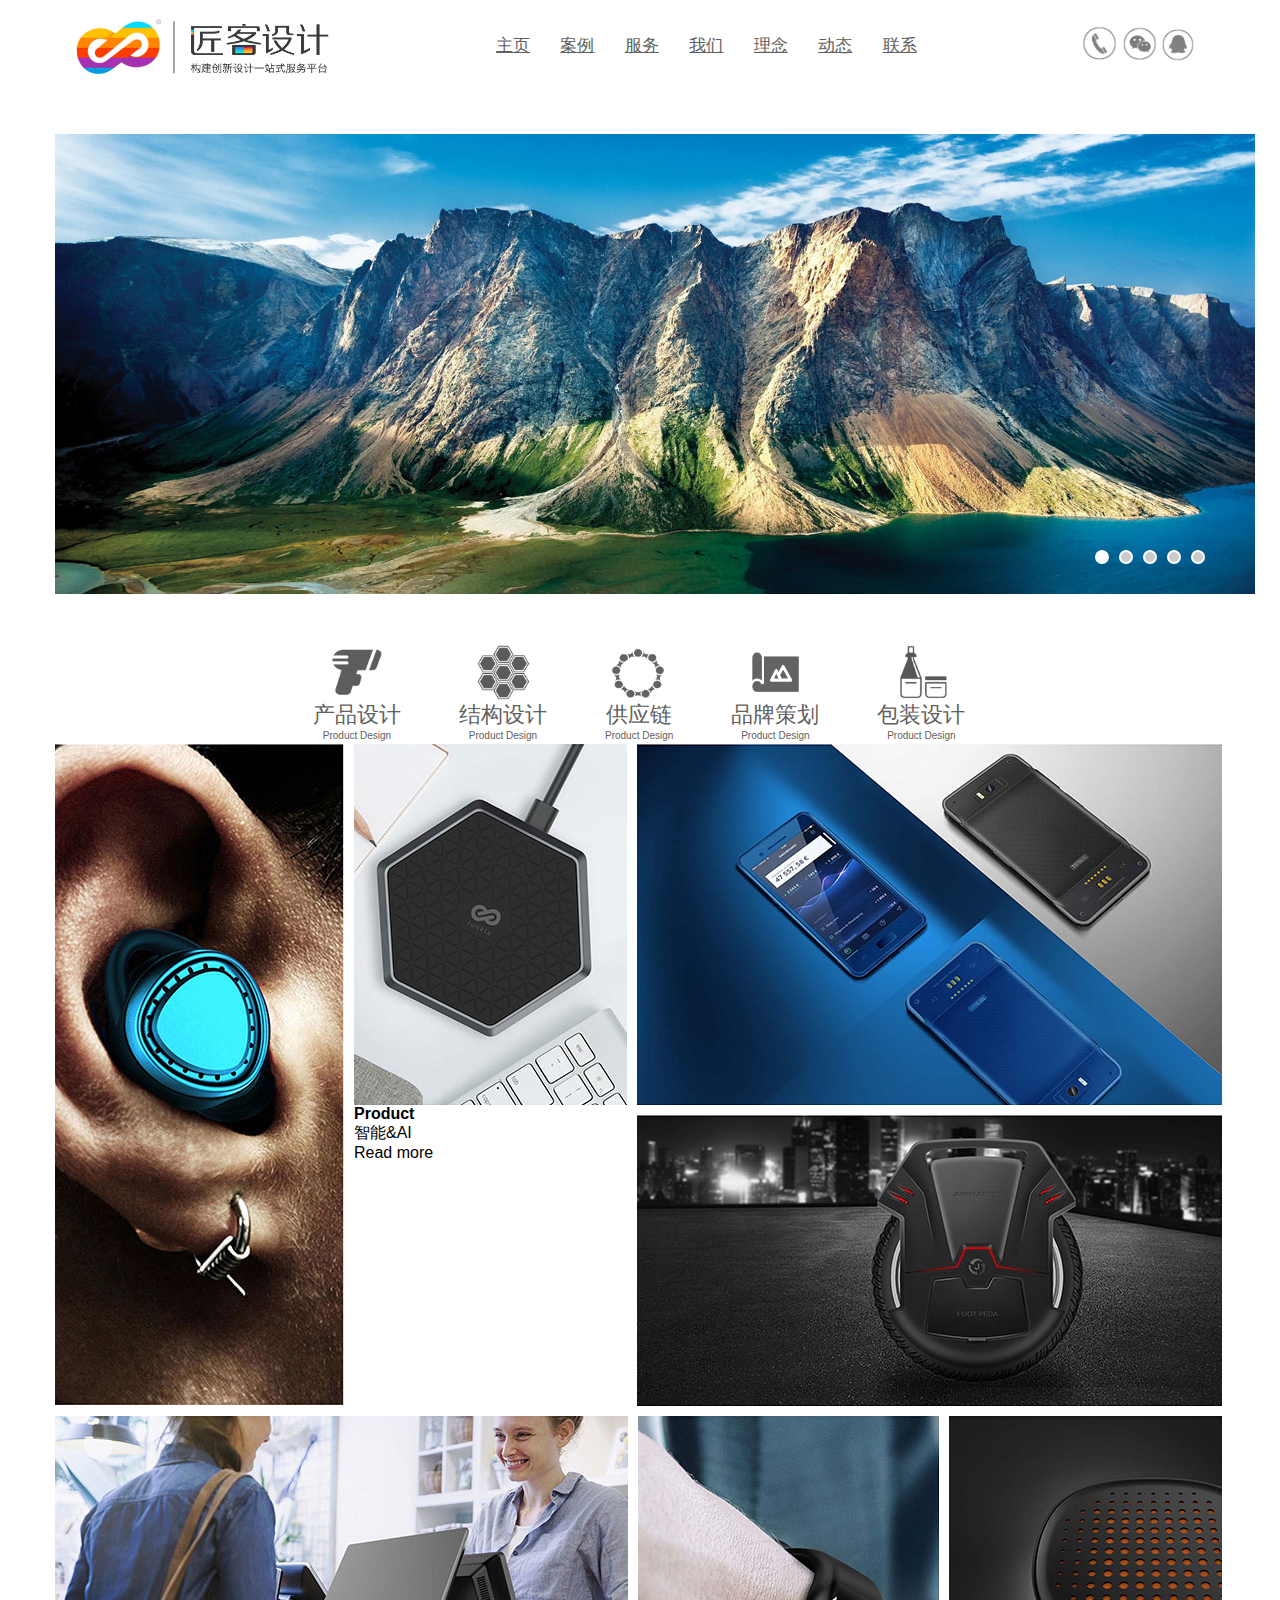
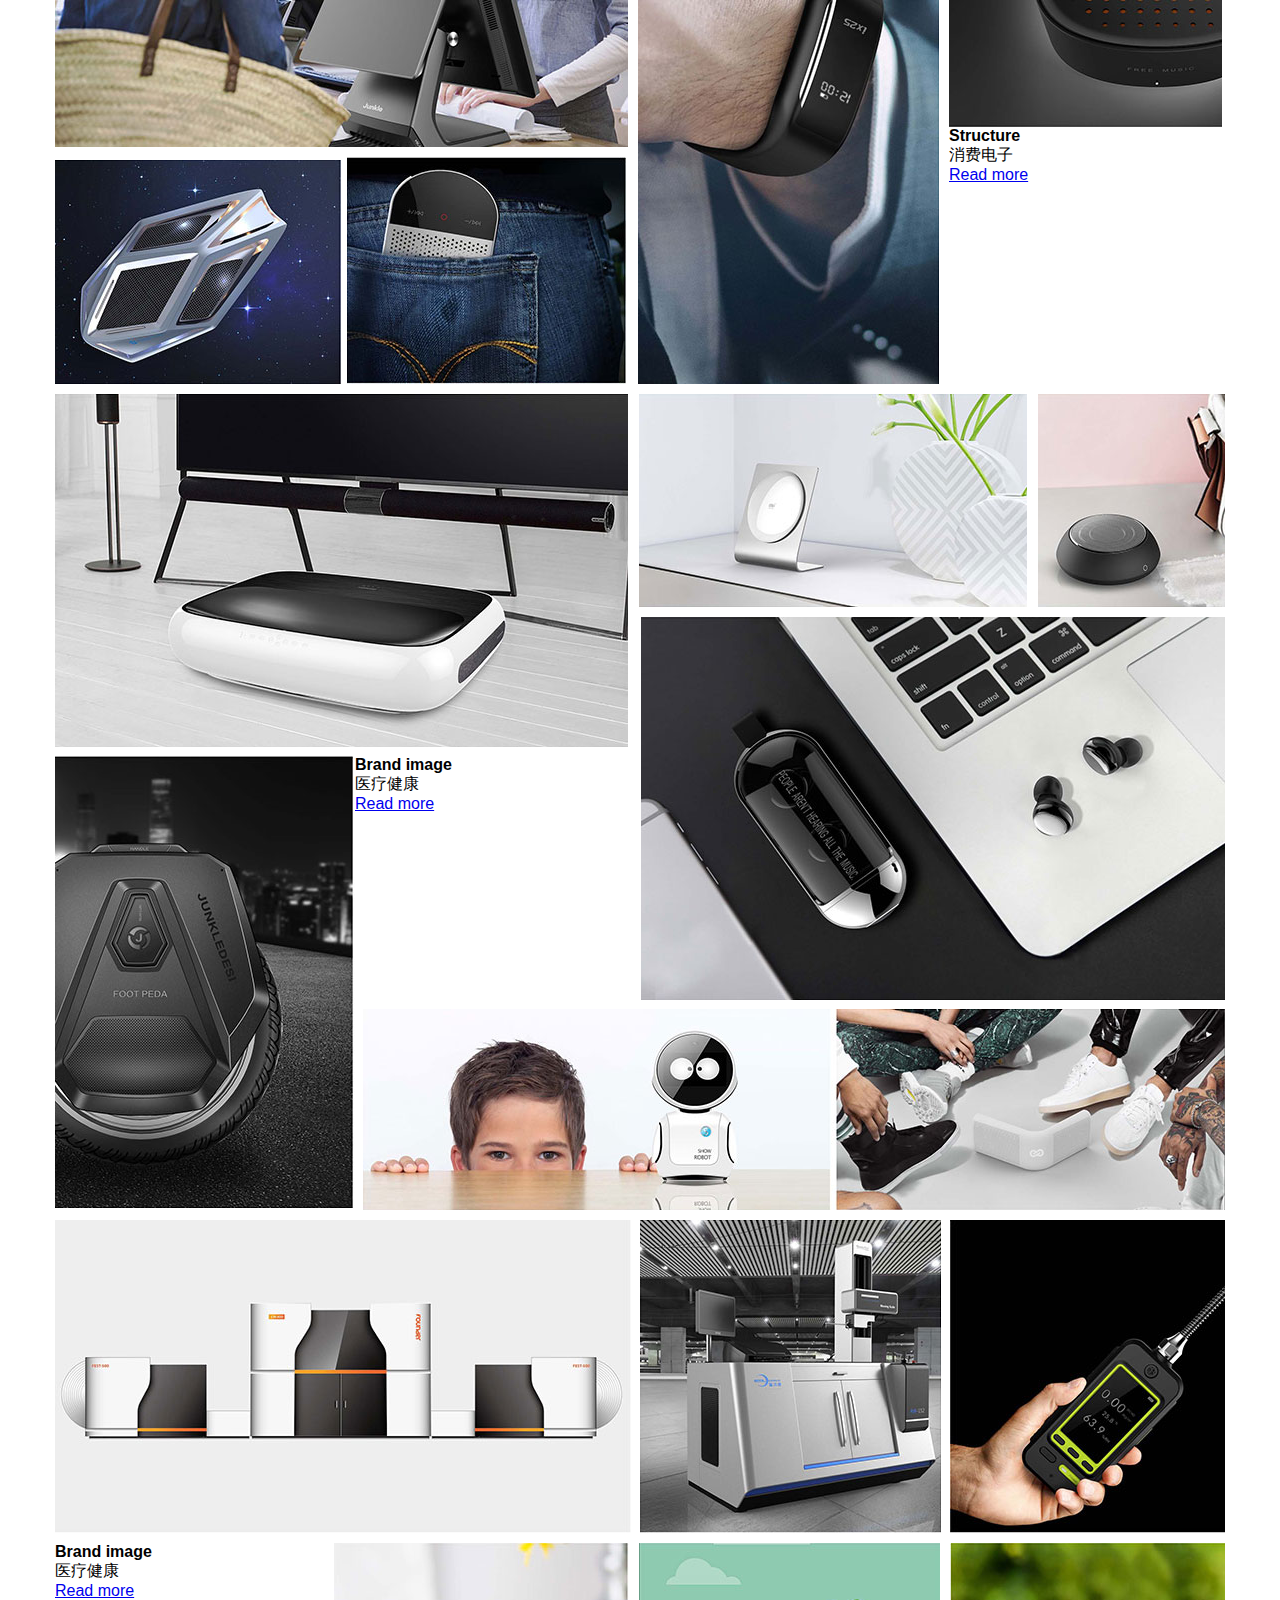
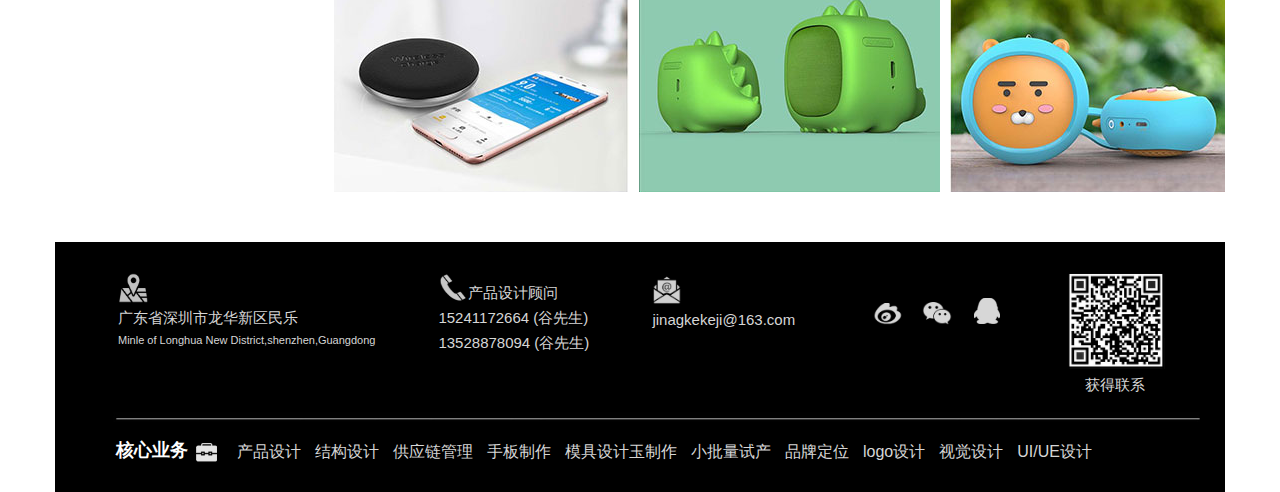
<file: index.html>
<!DOCTYPE html>
<html>
	<head>
		<meta charset="utf-8" />
		<title>匠客设计</title>
		<link rel="stylesheet" href="css/style.css" />
		<link rel="stylesheet" type="text/css" href="css/normalize.css" />
		<link rel="stylesheet" href="css/app.css">
	</head>
	<body>
		<div class="wrapper">
			<header>
				<div class="header_top">
					<div class="header_1">
						<img  src="img/主页排版_03.png"/>
					</div>
					<div class="header_2">
						<ul>
							<li><a href="#">主页</a></li>
							<li><a href="#">案例</a></li>
							<li><a href="#">服务</a></li>
							<li><a href="#">我们</a></li>
							<li><a href="#">理念</a></li>
							<li><a href="#">动态</a></li>
							<li><a href="#">联系</a></li>
						</ul>
					</div>
					<div class="header_3">
						<img src="img/主页排版_05.png"/>
						<img src="img/主页排版_07.png" />
						<img src="img/主页排版_09.png" />
					</div>
				</div>
			</header>
			<div class="content">
				<div class="slider">
					<div class="slider-img">
						<ul class="slider-img-ul">
							<li><img src="img/slider-5.jpg"></li>
							<li><img src="img/slider-1.jpg"></li>
							<li><img src="img/slider-2.jpg"></li>
							<li><img src="img/slider-3.jpg"></li>
							<li><img src="img/slider-4.jpg"></li>
							<li><img src="img/slider-5.jpg"></li>
							<li><img src="img/slider-1.jpg"></li>
						</ul>
						<div class="slider-dot">
							<ul>
								<li class=""></li>
								<li class=""></li>
								<li class=""></li>
								<li class=""></li>
								<li class=""></li>
							</ul>
						</div>
					</div>
				</div>
				<div class="content_logo">
					<ul>
						<li><img src="img/主页排版_18.png" />
							<p class="p1">产品设计</p>
							<p class="p2">Product Design</p>
					    </li>
					    <li><img src="img/1q_03.jpg" />
							<p class="p1">结构设计</p>
							<p class="p2">Product Design</p>
					    </li>
					    <li><img src="img/主页排版_22.png" />
							<p class="p1">供应链</p>
							<p class="p2">Product Design</p>
					    </li>
					    <li><img src="img/主页排版_24.png" />
							<p class="p1">品牌策划</p>
							<p class="p2">Product Design</p>
					    </li>
					    <li><img src="img/主页排版_26.png" />
							<p class="p1">包装设计</p>
							<p class="p2">Product Design</p>
					    </li>
					</ul>
					
				</div>
				<div class="content_img">
					<div class="img_1 g-cf">
						<div class="img_1_left g-fl" style=" margin-right: 10px">
							<img src="img/images/images/index_img_01.jpg" />
						</div>
						<div class="img_1_middle g-fl" style=" margin-right: 10px">
							<div>
								<img src="img/images/images/index_img_02.jpg" />
							</div>
							<div>
								<h4>Product</h4>
								<p>智能&AI</p>
								<p>Read more</p>
							</div>	
						</div>
						<div class="img_1_right g-fl" >
							<div><img src="img/images/images/index_img_03.jpg" /></div>
							<div style="margin-top: 10px"><img src="img/images/images/index_img_04.jpg" /></div>
						</div>
					</div>
					<div class="img_2 g-cf" style="margin-top: 10px">
						<div class="g-fl img_2_left" style="margin-right: 10px">
							<img src="img/images/images/index_img_05.jpg" />
							<div class="g-cf" style="margin-top:10px">
								<img src="img/images/images/index_1_18.jpg"  />
								<img src="img/images/images/index11_03.jpg"  style="margin-left:2px;"/>
							</div>
						</div>
						<div class="g-fl img_2_middle" style=" margin-right: 10px; ">
							<img src="img/images/images/index_img_06.jpg" />
						</div>
						<div class="g-fl img_2_right" >
							<img src="img/images/images/index_img_07.jpg" />
							<div>
								<h4>Structure</h4>
								<p>消费电子</p>
								<p><a href="##" target="_blank">Read more</a></p>
							</div>
						</div>
					</div>
					<div class="img_3 g-cf" style=" margin-top: 10px; ">
						<img class="g-fl" src="img/images/images/index_img_08.jpg">
						<img class="g-fl" src="img/images/images/index_img_09.jpg" style="margin-left:11px;">
						<img class="g-fl" src="img/images/images/index_img_10.jpg" style="margin-left:11px;">
						<img class="g-fr" src="img/images/images/inedx_1_07.jpg" style="margin-top:10px;">
						<img class="g-fl" src="img/images/images/index_img_11.jpg" style="margin-top:9px;">
						<div class="g-fl" style="margin-top:9px;">
							<h4>Brand image</h4>
							<p>医疗健康</p>
							<p><a href="##" target="_blank">Read more</a></p>
						</div>
						<img class="g-fl" src="img/images/images/index_img_12.jpg" style="margin-top:9px; margin-left:8px;">
						<img class="g-fl" src="img/images/images/index_img_13.jpg" style="margin-top:9px;">
					</div>
					<div class="img_4 g-cf" style="margin-top:10px">
						<img class="g-fl" src="img/images/images/index_02.jpg" style="">
						<img class="g-fl" src="img/images/images/index_2_01.jpg" style="margin-left:8px;">
						<img class="g-fl" src="img/images/images/index_2_06.jpg" style="margin-left	:9px;">
					</div>
					<div class="img_5 g-cf" style="margin-top:10px">
						<div style="" class="g-fl">
							<h4>Brand image</h4>
							<p>医疗健康</p>
							<p><a href="##" target="_blank">Read more</a></p>
						</div>
						<div>
							<div class="g-fr">
						<img class="g-fr" src="img/images/images/index_2_13.jpg" style="margin-left:10px;">
						</div>
						<div class="g-fr">
						<img class="g-fr" src="img/images/images/index_2_12.jpg" style="margin-left::10px;">
						</div>
						<div class="g-fr">
						<img class="g-fr" src="img/images/images/index_2_11.jpg" style="margin-right:10px;">
						</div>
					</div>
				</div>
			</div>
			<footer class="footer">
				<div class="footer_1">
					<ul>
						<li>
							<img src="img/主页排版_82.png" style="width:30px; height:30px;">
							<p>广东省深圳市龙华新区民乐</p>
							<p style="font-size: 11px;">Minle of Longhua New District,shenzhen,Guangdong</p>
						</li>
						<li>
							<img src="img/主页排版_91.png"/ style="width:30px; height:30px;"><span>产品设计顾问</span>
							<p>15241172664 (谷先生)</p>
							<p>13528878094 (谷先生)</p>
						</li>
						<li>
							<img src="img/主页排版_85.png"  style="width:30px;" height:30px;/>
							<p>jinagkekeji@163.com</p>
						</li>
						<li style="margin-top:25px" class="li2">
							<img src="img/主页排版_97.png" style="width:30px;" />
							<img src="img/主页排版_99.png" style="width:30px;" />
							<img src="img/主页排版_101.png" style="width:30px;" />
						</li>
						<li>
							<img src="img/主页排版_88.png" style="width:100px;"/>
							<p style="text-align: center;">获得联系</p>
						</li>
					</ul>
				</div>
				<div class="footer_2">
					<img src="img/hr.jpg"  style="width:1087px;margin:20px 58px 20px;"/>
				</div>
				<div class="footer_3">
					<ul>
						<li style="color:white;font-size:18px; font-weight: bold;margin-top: -4px;">核心业务<img src="img/主页排版_108.png" style="width:30px;margin-left:5px;"/></li>
						<li>产品设计</li>
						<li>结构设计</li>
						<li>供应链管理</li>
						<li>手板制作</li>
						<li>模具设计玉制作</li>
						<li>小批量试产</li>
						<li>品牌定位</li>
						<li>logo设计</li>
						<li>视觉设计</li>
						<li>UI/UE设计</li>
					</ul>
				</div>
			</footer>
		</div>
		<script src="js/jquery-1.11.0.min.js" type="text/javascript"></script>
		<script type="text/javascript" src="js/xSlider.js"></script>
	</body>
</html>
</file>
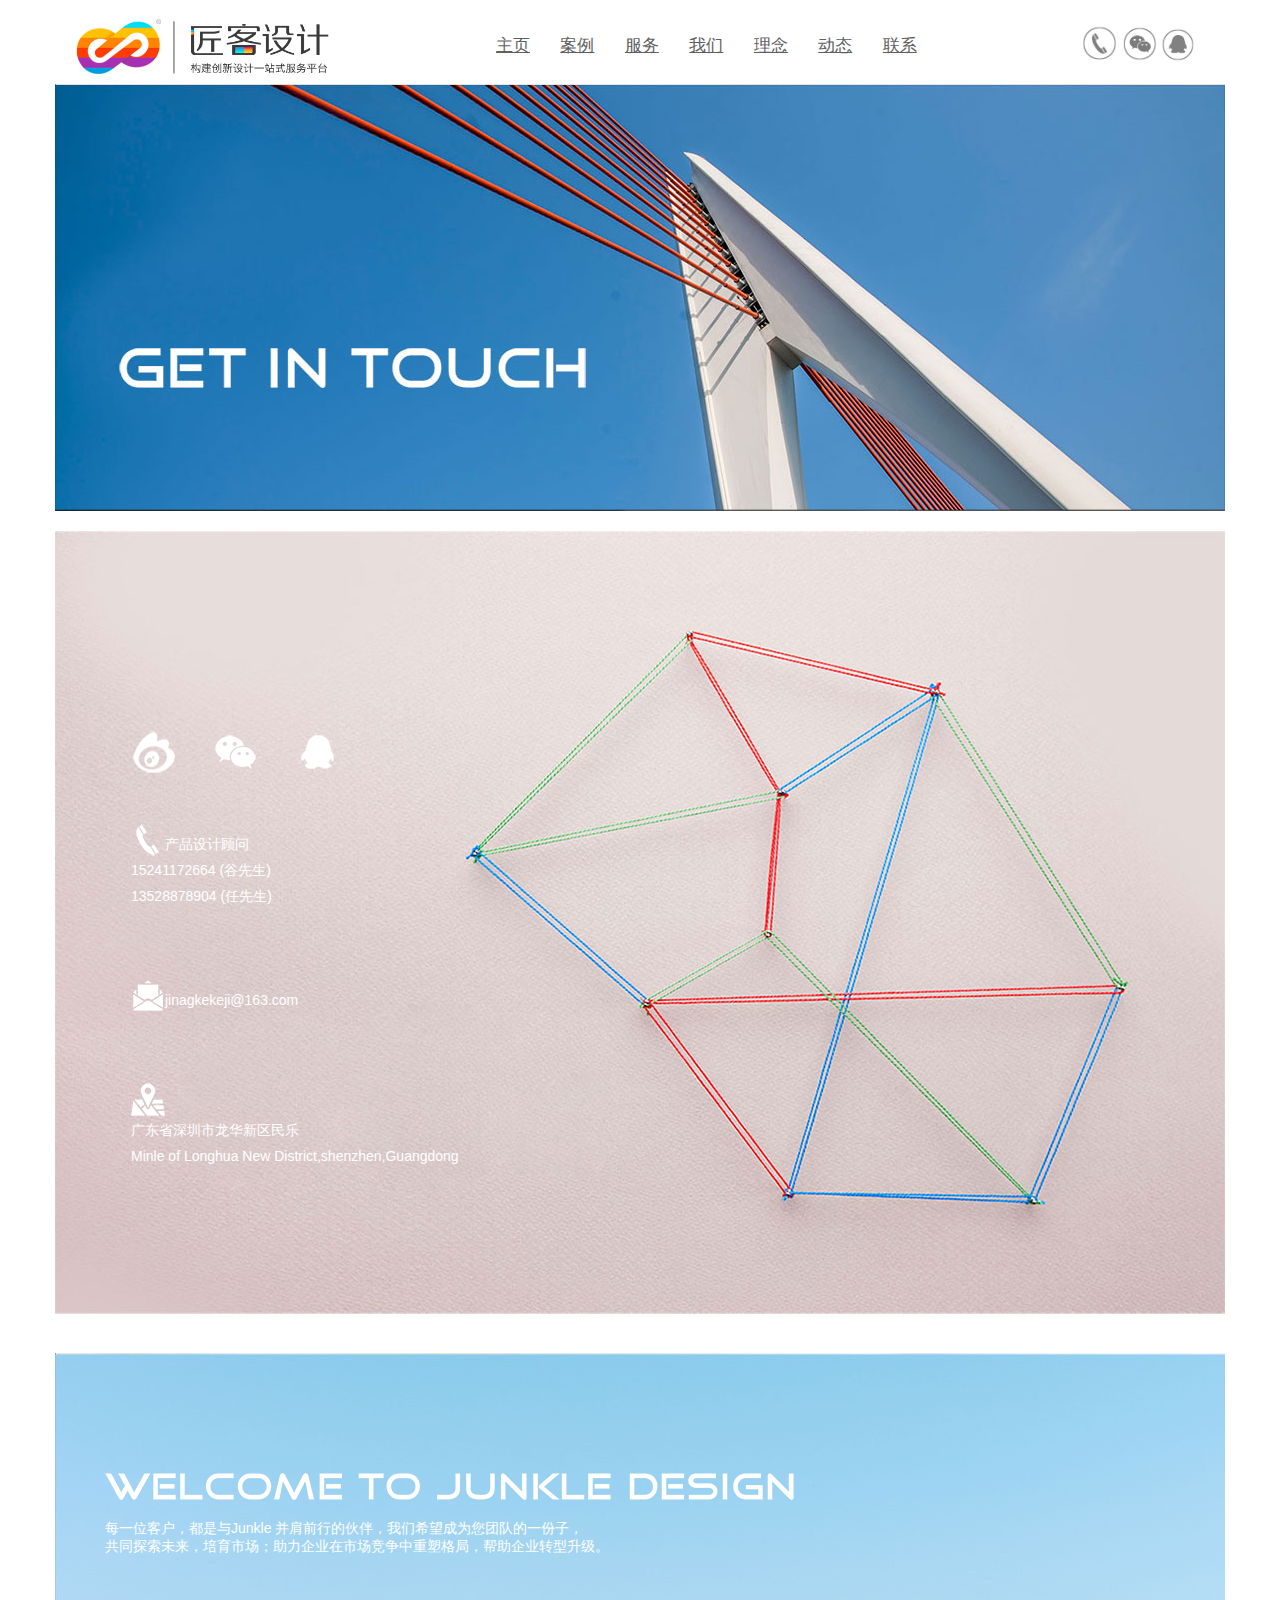
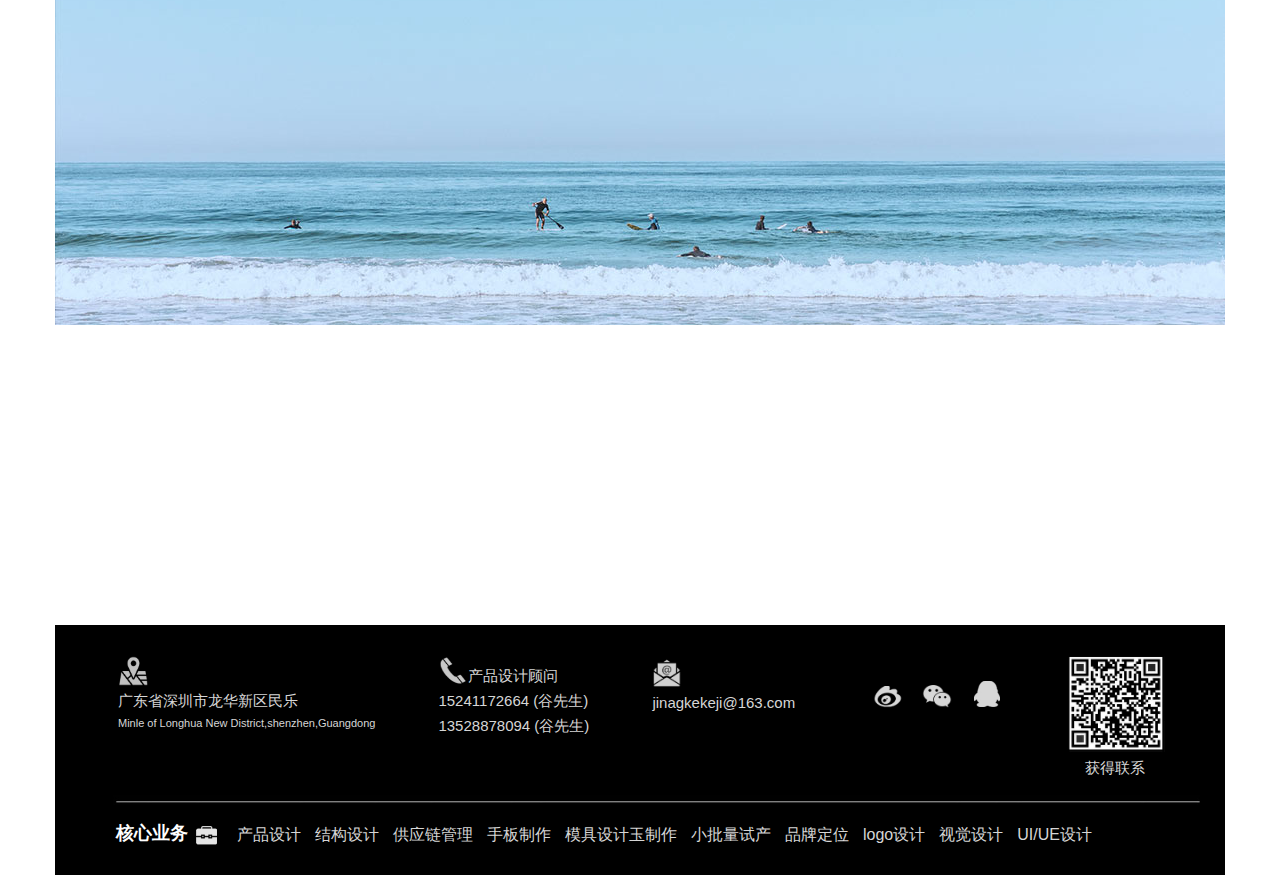
<file: contactus.html>
<!DOCTYPE html>
<html>
	<head>
		<meta charset="utf-8" />
		<title>匠客设计</title>
		<link rel="stylesheet" href="css/style.css" />
		<link rel="stylesheet" type="text/css" href="css/normalize.css" />
		<link rel="stylesheet" href="css/app.css">
	</head>
	<body>
		<div class="wrapper">
			<header>
				<div class="header_top">
					<div class="header_1">
						<img  src="img/主页排版_03.png"/>
					</div>
					<div class="header_2">
						<ul>
							<li><a href="#">主页</a></li>
							<li><a href="#">案例</a></li>
							<li><a href="#">服务</a></li>
							<li><a href="#">我们</a></li>
							<li><a href="#">理念</a></li>
							<li><a href="#">动态</a></li>
							<li><a href="#">联系</a></li>
						</ul>
					</div>
					<div class="header_3">
						<img src="img/主页排版_05.png"/>
						<img src="img/主页排版_07.png" />
						<img src="img/主页排版_09.png" />
					</div>
				</div>
			</header>
			<div class="content">
				<div class="contact_1">
					<img src="img/images/images/contactus1_1.jpg" />
				</div>
				<div class="contact_2 g-cf">
					<div class="contact_21">
						<img src="img/images/images/img11.png" />
						<img src="img/images/images/img12.png" />
						<img src="img/images/images/img14.png" />
					</div>
					<div class="contact_22">
						<img src="img/images/images/img16.png" />产品设计顾问
						<p>15241172664 (谷先生)</p>
						<p>13528878904 (任先生)</p>
					</div>
					<div class="contact_23">
						<img src="img/images/images/img17.png" />jinagkekeji@163.com
					</div>
					<div class="contact_24">
						<div><img src="img/images/images/img15.png" /></div>
						<p>广东省深圳市龙华新区民乐</p>
						<p>Minle of Longhua New District,shenzhen,Guangdong</p>
					</div>
				</div>
				<div class="contact_3">
					<img src="img/images/images/img13.png" style="margin: 120px 0 20px 50px;"/>
					<p>
						每一位客户，都是与Junkle 并肩前行的伙伴，我们希望成为您团队的一份子，
					</p>
					<p> 共同探索未来，培育市场；助力企业在市场竞争中重塑格局，帮助企业转型升级。</p>
				</div>
			</div>
			<footer class="footer">
				<div class="footer_1">
					<ul>
						<li>
							<img src="img/主页排版_82.png" style="width:30px; height:30px;">
							<p>广东省深圳市龙华新区民乐</p>
							<p style="font-size: 11px;">Minle of Longhua New District,shenzhen,Guangdong</p>
						</li>
						<li>
							<img src="img/主页排版_91.png"/ style="width:30px; height:30px;"><span>产品设计顾问</span>
							<p>15241172664 (谷先生)</p>
							<p>13528878094 (谷先生)</p>
						</li>
						<li>
							<img src="img/主页排版_85.png"  style="width:30px;" height:30px;/>
							<p>jinagkekeji@163.com</p>
						</li>
						<li style="margin-top:25px" class="li2">
							<img src="img/主页排版_97.png" style="width:30px;" />
							<img src="img/主页排版_99.png" style="width:30px;" />
							<img src="img/主页排版_101.png" style="width:30px;" />
						</li>
						<li>
							<img src="img/主页排版_88.png" style="width:100px;"/>
							<p style="text-align: center;">获得联系</p>
						</li>
					</ul>
				</div>
				<div class="footer_2">
					<img src="img/hr.jpg"  style="width:1087px;margin:20px 58px 20px;"/>
				</div>
				<div class="footer_3">
					<ul>
						<li style="color:white;font-size:18px; font-weight: bold;margin-top: -4px;">核心业务<img src="img/主页排版_108.png" style="width:30px;margin-left:5px;"/></li>
						<li>产品设计</li>
						<li>结构设计</li>
						<li>供应链管理</li>
						<li>手板制作</li>
						<li>模具设计玉制作</li>
						<li>小批量试产</li>
						<li>品牌定位</li>
						<li>logo设计</li>
						<li>视觉设计</li>
						<li>UI/UE设计</li>
					</ul>
				</div>
			</footer>
		</div>
		<script src="js/jquery-1.11.0.min.js" type="text/javascript"></script>
		<script type="text/javascript" src="js/xSlider.js"></script>
	</body>
</html>
</file>
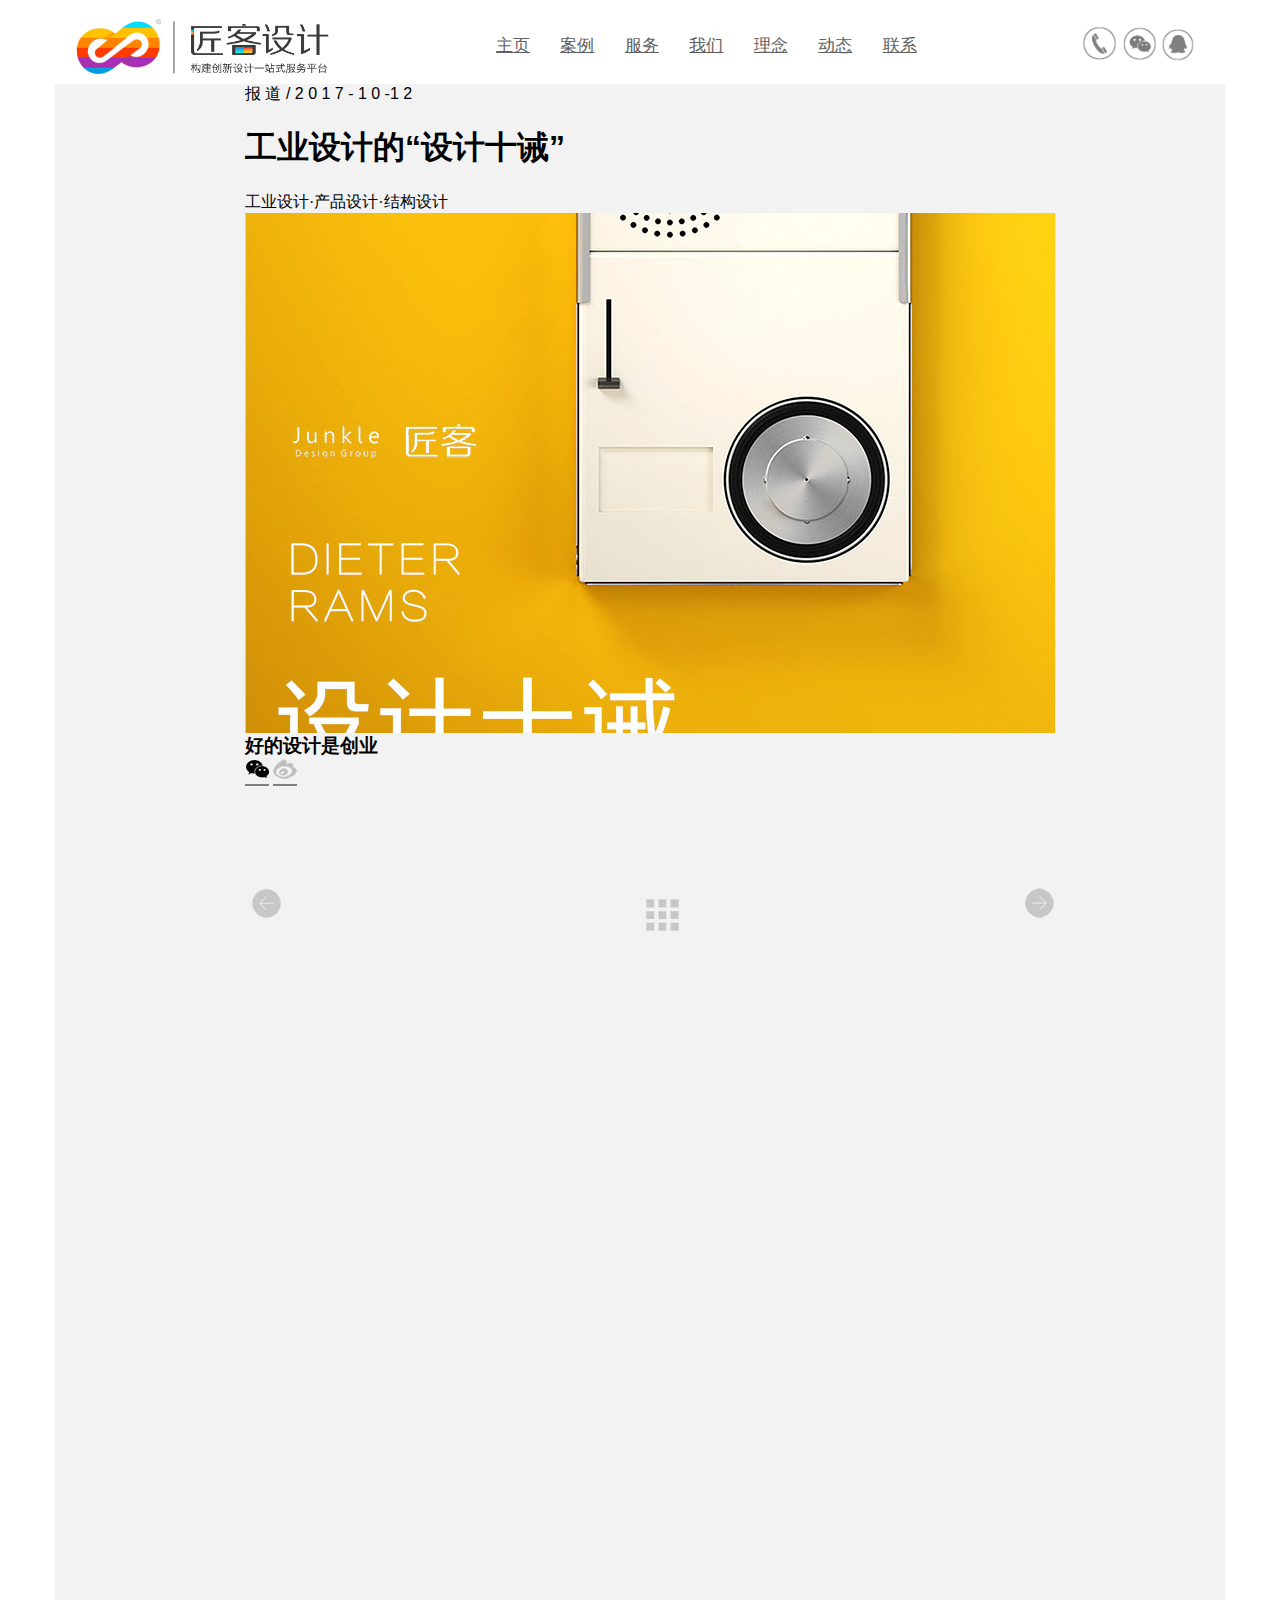
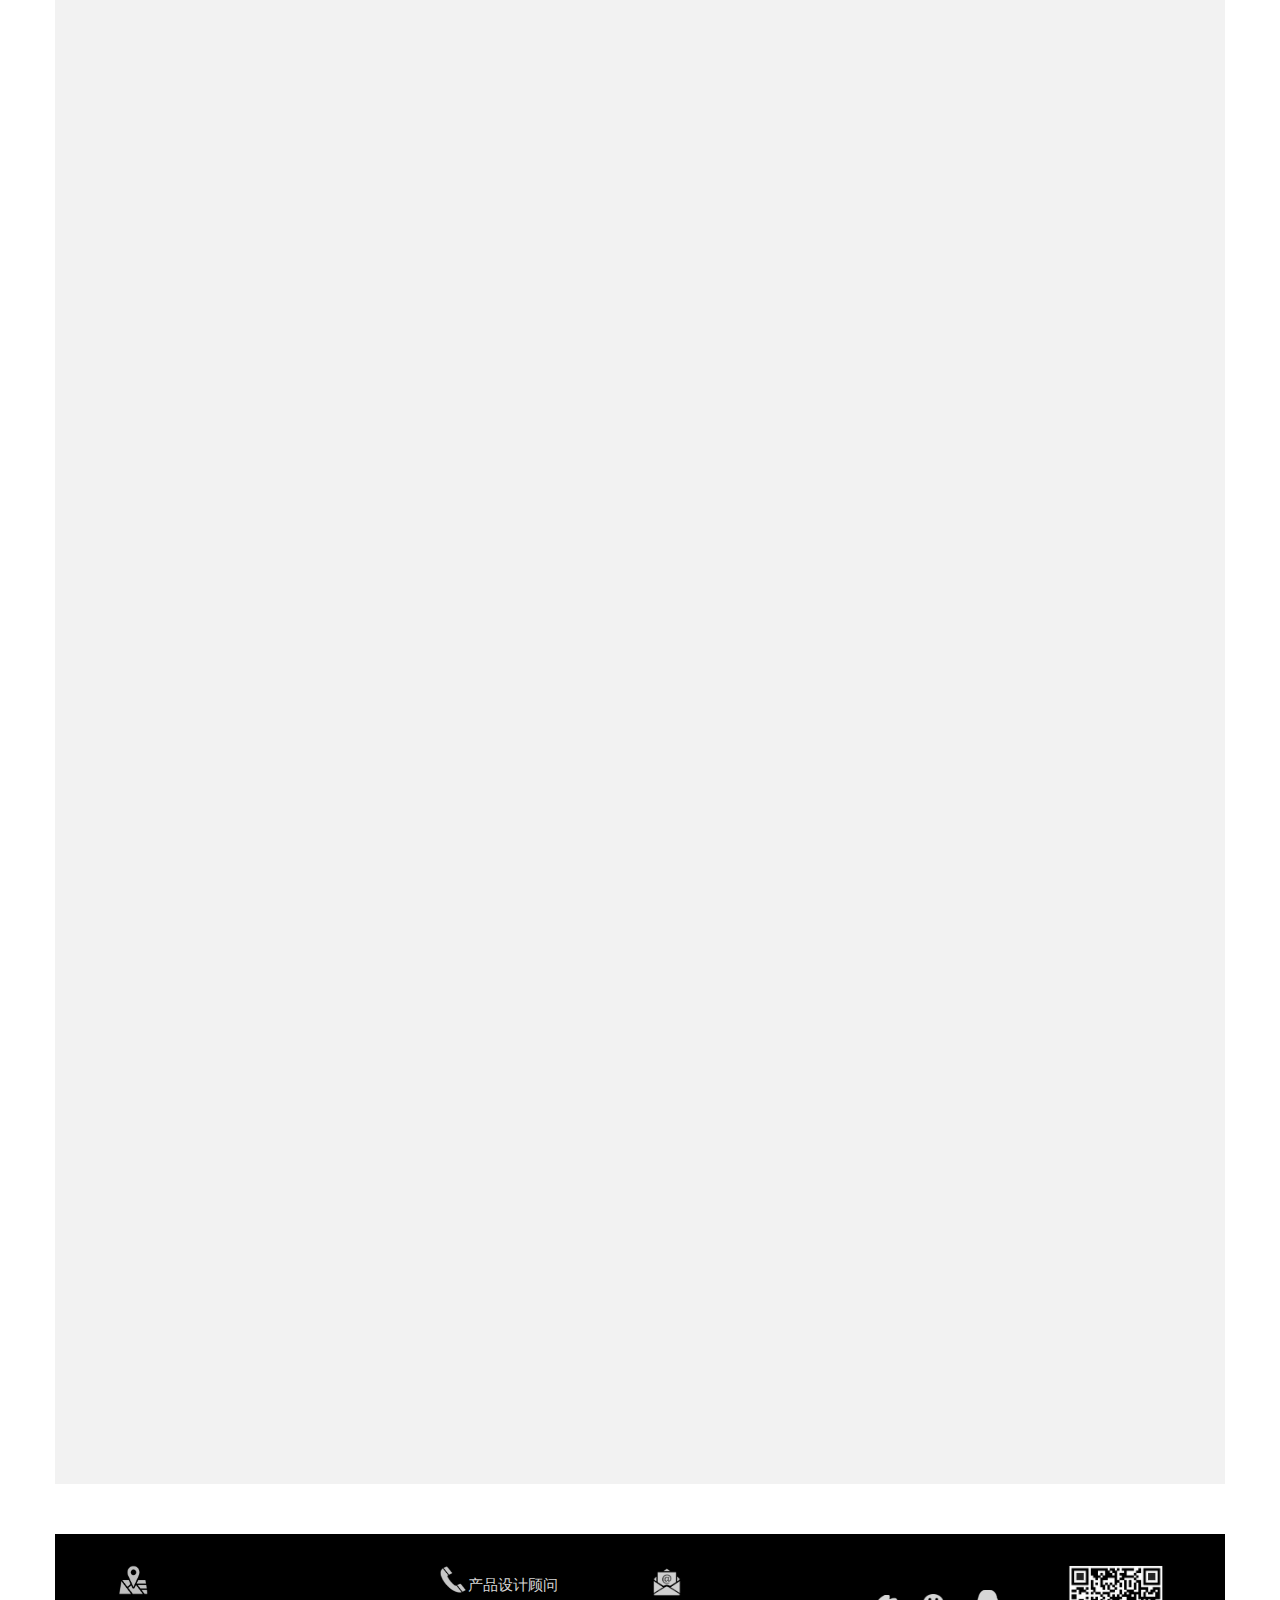
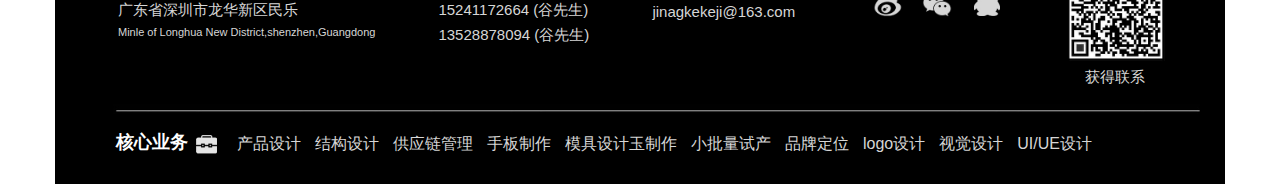
<file: detail.html>
<!DOCTYPE html>
<html>
	<head>
		<meta charset="utf-8" />
		<title>匠客设计</title>
		<link rel="stylesheet" href="css/style.css" />
		<link rel="stylesheet" type="text/css" href="css/normalize.css" />
		<link rel="stylesheet" href="css/app.css">
	</head>
	<body>
		<div class="wrapper">
			<header>
				<div class="header_top">
					<div class="header_1">
						<img  src="img/主页排版_03.png"/>
					</div>
					<div class="header_2">
						<ul>
							<li><a href="#">主页</a></li>
							<li><a href="#">案例</a></li>
							<li><a href="#">服务</a></li>
							<li><a href="#">我们</a></li>
							<li><a href="#">理念</a></li>
							<li><a href="#">动态</a></li>
							<li><a href="#">联系</a></li>
						</ul>
					</div>
					<div class="header_3">
						<img src="img/主页排版_05.png"/>
						<img src="img/主页排版_07.png" />
						<img src="img/主页排版_09.png" />
					</div>
				</div>
			</header>
			<div class="content">
				<div class="main">
					<div class="main_container">
						<div class="main_1">
							<p>报 道  / 2 0 1 7 - 1 0 -1 2 </p>
							<h1>工业设计的“设计十诫”</h1>
							<p>工业设计·产品设计·结构设计</p>
						</div>
						<div class="main_2">
							<img src="img/images/detail_03.jpg"  />
						</div>
						<div class="main_3">
							<h3>好的设计是创业</h3>
						</div>
						<div class="main_4">
							<img src="img/images/dl5_03.jpg"  style="border-bottom: 2px solid gray;"/>
							<img src="img/images/dl5_05.jpg"  style="border-bottom: 2px solid gray;"/>
						</div>
						<div class="botoom">
					<img src="img/images/d1_01.jpg"/>
					<img src="img/images/dl_03.jpg"  style="margin-left:350px;"/>
					<img src="img/images/d1_03.jpg" style="margin-left:328px;"/>
				</div>
					</div>
					
				</div>
				
			</div>
			<footer class="footer g-cf">
				<div class="footer_1">
					<ul>
						<li>
							<img src="img/主页排版_82.png" style="width:30px; height:30px;">
							<p>广东省深圳市龙华新区民乐</p>
							<p style="font-size: 11px;">Minle of Longhua New District,shenzhen,Guangdong</p>
						</li>
						<li>
							<img src="img/主页排版_91.png"/ style="width:30px; height:30px;"><span>产品设计顾问</span>
							<p>15241172664 (谷先生)</p>
							<p>13528878094 (谷先生)</p>
						</li>
						<li>
							<img src="img/主页排版_85.png"  style="width:30px;" height:30px;/>
							<p>jinagkekeji@163.com</p>
						</li>
						<li style="margin-top:25px" class="li2">
							<img src="img/主页排版_97.png" style="width:30px;" />
							<img src="img/主页排版_99.png" style="width:30px;" />
							<img src="img/主页排版_101.png" style="width:30px;" />
						</li>
						<li>
							<img src="img/主页排版_88.png" style="width:100px;"/>
							<p style="text-align: center;">获得联系</p>
						</li>
					</ul>
				</div>
				<div class="footer_2">
					<img src="img/hr.jpg"  style="width:1087px;margin:20px 58px 20px;"/>
				</div>
				<div class="footer_3">
					<ul>
						<li style="color:white;font-size:18px; font-weight: bold;margin-top: -4px;">核心业务<img src="img/主页排版_108.png" style="width:30px;margin-left:5px;"/></li>
						<li>产品设计</li>
						<li>结构设计</li>
						<li>供应链管理</li>
						<li>手板制作</li>
						<li>模具设计玉制作</li>
						<li>小批量试产</li>
						<li>品牌定位</li>
						<li>logo设计</li>
						<li>视觉设计</li>
						<li>UI/UE设计</li>
					</ul>
				</div>
			</footer>
		</div>
		<script src="js/jquery-1.11.0.min.js" type="text/javascript"></script>
		<script type="text/javascript" src="js/xSlider.js"></script>
	</body>
</html>
</file>
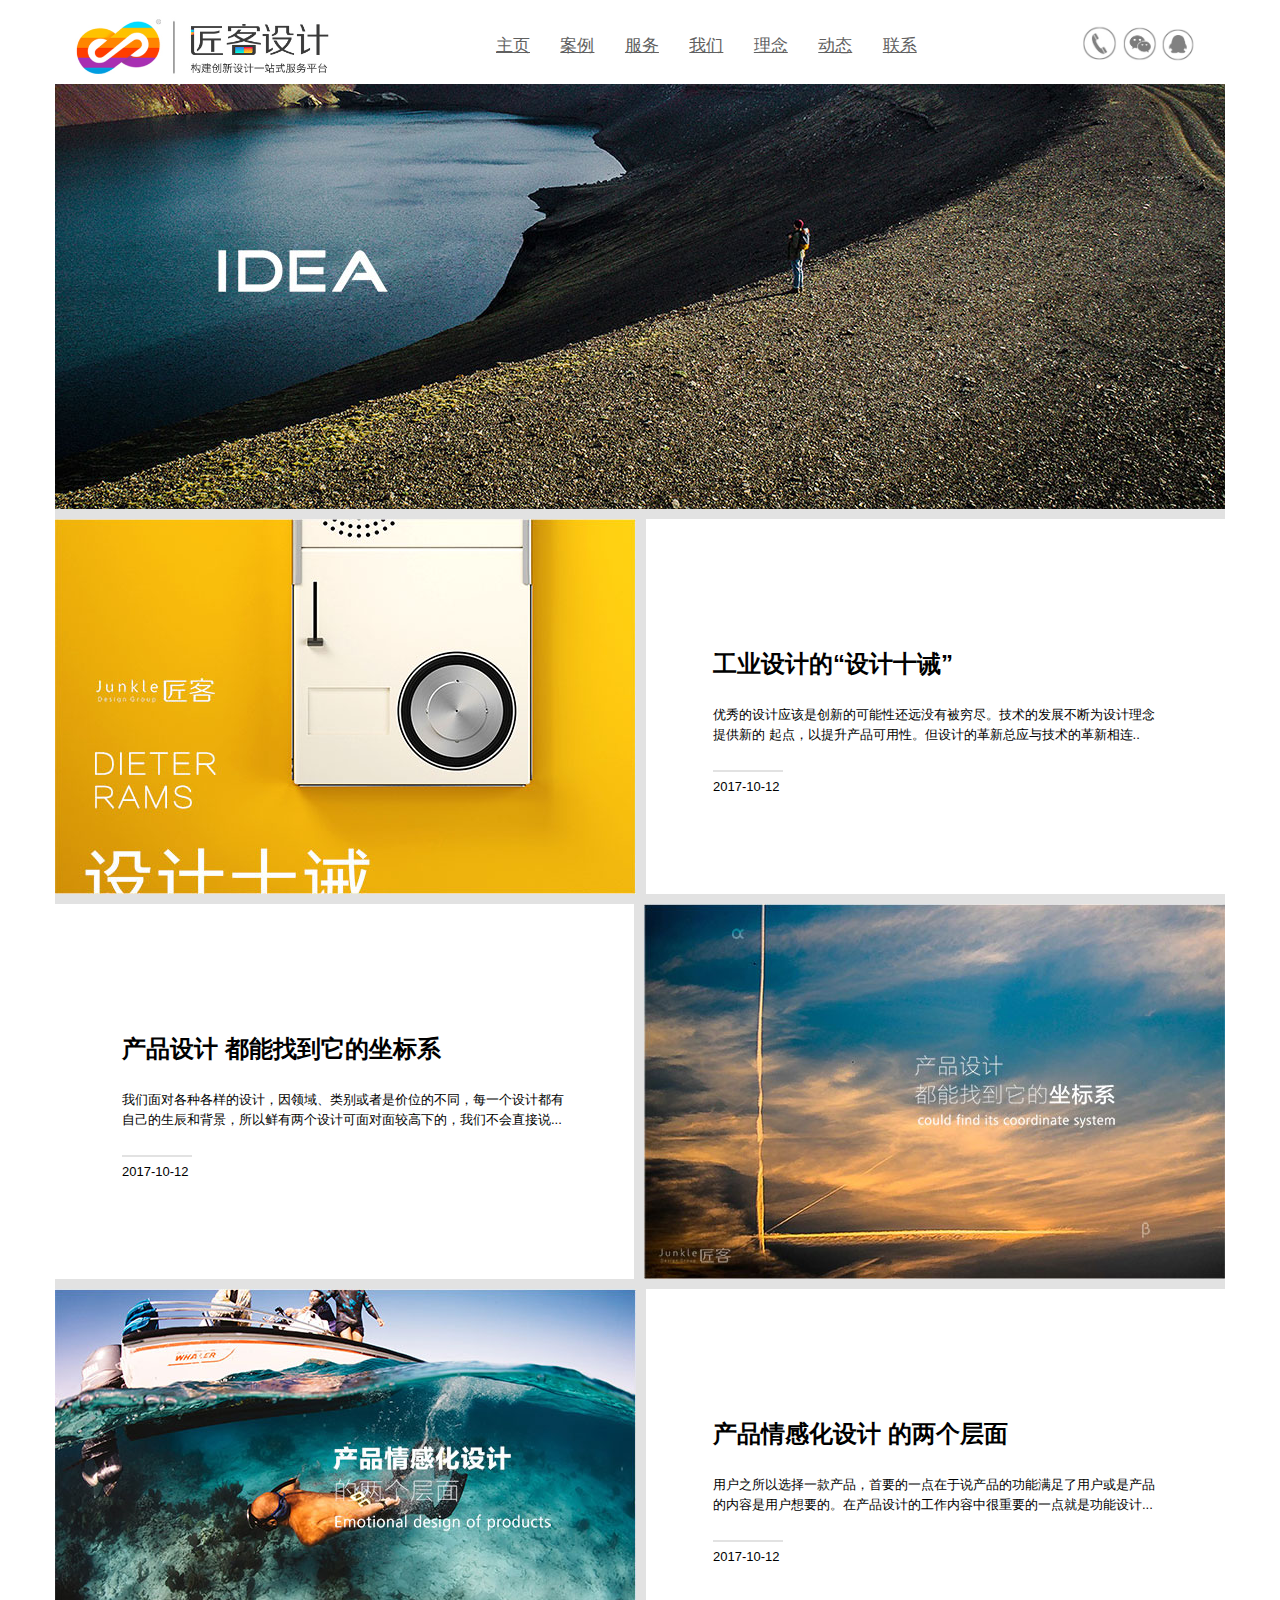
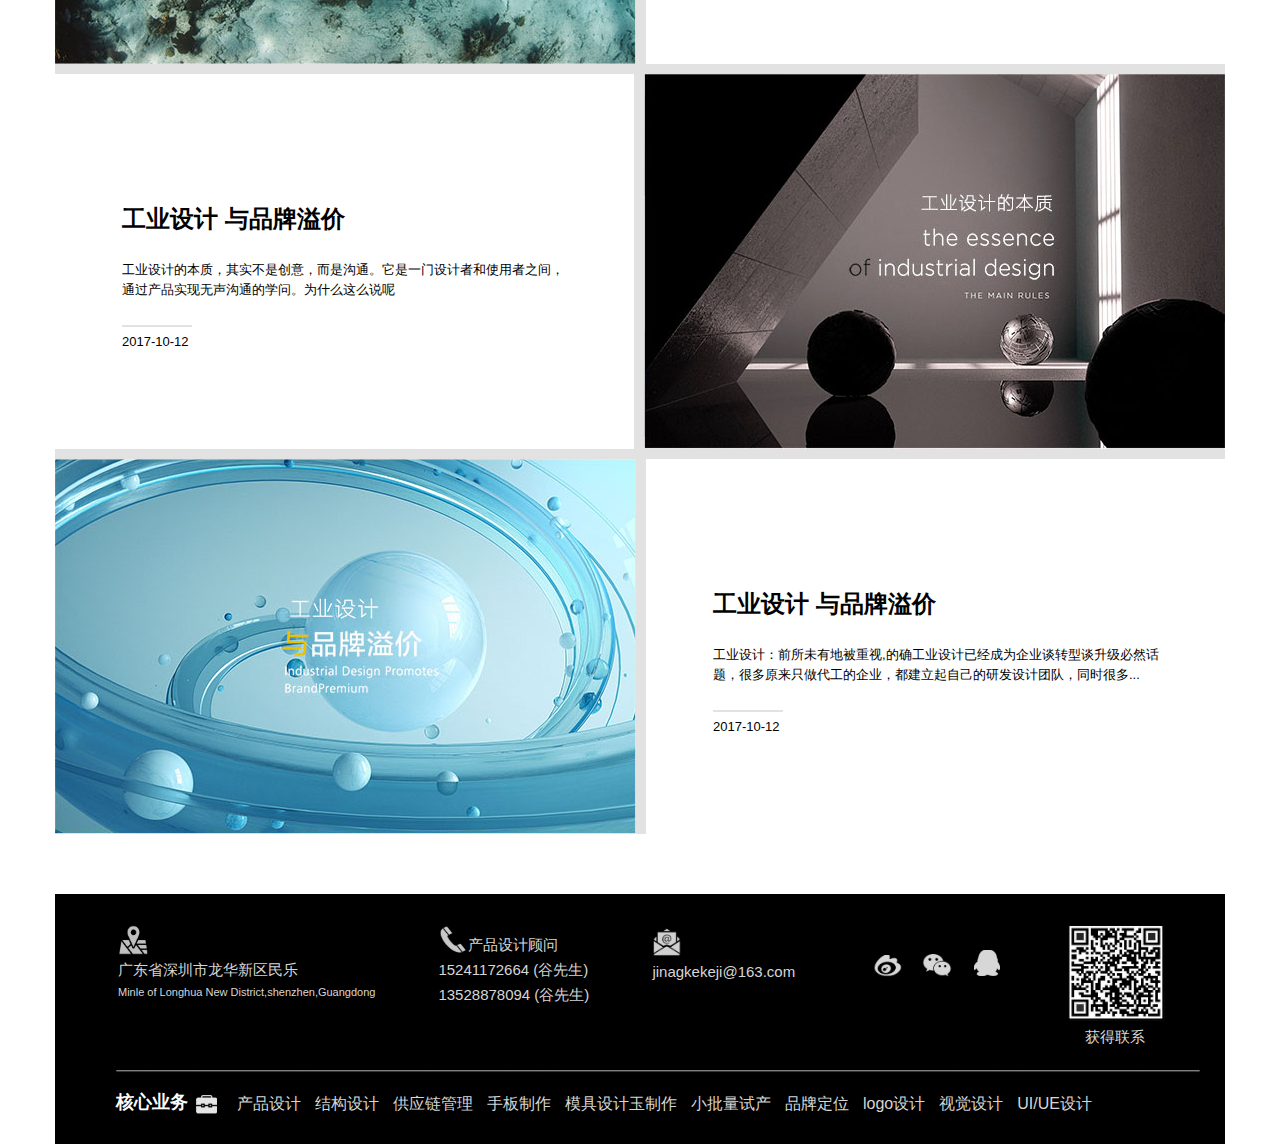
<file: linian.html>
<!DOCTYPE html>
<html>
	<head>
		<meta charset="utf-8" />
		<title>匠客设计</title>
		<link rel="stylesheet" href="css/style.css" />
		<link rel="stylesheet" type="text/css" href="css/normalize.css" />
		<link rel="stylesheet" href="css/app.css">
	</head>
	<body>
		<div class="zhuti">
			<header>
				<div class="header_top">
					<div class="header_1">
						<img  src="img/主页排版_03.png"/>
					</div>
					<div class="header_2">
						<ul>
							<li><a href="#">主页</a></li>
							<li><a href="#">案例</a></li>
							<li><a href="#">服务</a></li>
							<li><a href="#">我们</a></li>
							<li><a href="#">理念</a></li>
							<li><a href="#">动态</a></li>
							<li><a href="#">联系</a></li>
						</ul>
					</div>
					<div class="header_3">
						<img src="img/主页排版_05.png"/>
						<img src="img/主页排版_07.png" />
						<img src="img/主页排版_09.png" />
					</div>
				</div>
			</header>
			<div class="content linian">
				<div class="linian_1">
					<img src="img/images/images/linian_02.jpg"  />
				</div>
				<div class="linian_2 g-cf">
					<div class="g-fl">
						<img src="img/images/images/linian_04.jpg" />
					</div>
					<div class="linian_2_1 g-fr">
						<div class="linian_2_11">
							<h2>工业设计的“设计十诫”</h2>
							<p>  优秀的设计应该是创新的可能性还远没有被穷尽。技术的发展不断为设计理念提供新的
  							起点，以提升产品可用性。但设计的革新总应与技术的革新相连..</p>
  							<p>2017-10-12</p>
						</div>
					</div>
				</div>
				<div class="linian_2 g-cf">
					<div class="linian_2_1 g-fl">
						<div class="linian_2_11">
							<h2>产品设计 都能找到它的坐标系</h2>
							<p>我们面对各种各样的设计，因领域、类别或者是价位的不同，每一个设计都有自己的生辰和背景，所以鲜有两个设计可面对面较高下的，我们不会直接说...</p>
  							<p>2017-10-12</p>
						</div>
					</div>
					<div class="g-fr">
						<img src="img/images/images/linian_05.jpg" />
					</div>
				</div>
				<div class="linian_2 g-cf">
					<div class="g-fl">
						<img src="img/images/images/linian_06.jpg" />
					</div>
					<div class="linian_2_1 g-fr">
						<div class="linian_2_11">
							<h2>产品情感化设计 的两个层面</h2>
							<p>用户之所以选择一款产品，首要的一点在于说产品的功能满足了用户或是产品的内容是用户想要的。在产品设计的工作内容中很重要的一点就是功能设计...
							</p>
  							<p>2017-10-12</p>
						</div>
					</div>
				</div>
				<div class="linian_2 g-cf">
					
					<div class="linian_2_1 g-fl">
						<div class="linian_2_11">
							<h2> 工业设计 与品牌溢价</h2>
							<p>工业设计的本质，其实不是创意，而是沟通。它是一门设计者和使用者之间，通过产品实现无声沟通的学问。为什么这么说呢</p>
  							<p>2017-10-12</p>
						</div>
					</div>
					<div class="g-fr">
						<img src="img/images/images/linian_07.jpg" />
					</div>
				</div>
				<div class="linian_2 g-cf">
					<div class="g-fl">
						<img src="img/images/images/linian_08.jpg" />
					</div>
					<div class="linian_2_1 g-fr">
						<div class="linian_2_11">
							<h2>工业设计 与品牌溢价</h2>
							<p>
  							工业设计：前所未有地被重视,的确工业设计已经成为企业谈转型谈升级必然话题，很多原来只做代工的企业，都建立起自己的研发设计团队，同时很多...
							</p>
  							<p>2017-10-12</p>
						</div>
					</div>
				</div>
			<footer class="footer g-cf">
				<div class="footer_1">
					<ul>
						<li>
							<img src="img/主页排版_82.png" style="width:30px; height:30px;">
							<p>广东省深圳市龙华新区民乐</p>
							<p style="font-size: 11px;">Minle of Longhua New District,shenzhen,Guangdong</p>
						</li>
						<li>
							<img src="img/主页排版_91.png"/ style="width:30px; height:30px;"><span>产品设计顾问</span>
							<p>15241172664 (谷先生)</p>
							<p>13528878094 (谷先生)</p>
						</li>
						<li>
							<img src="img/主页排版_85.png"  style="width:30px;" height:30px;/>
							<p>jinagkekeji@163.com</p>
						</li>
						<li style="margin-top:25px" class="li2">
							<img src="img/主页排版_97.png" style="width:30px;" />
							<img src="img/主页排版_99.png" style="width:30px;" />
							<img src="img/主页排版_101.png" style="width:30px;" />
						</li>
						<li>
							<img src="img/主页排版_88.png" style="width:100px;"/>
							<p style="text-align: center;">获得联系</p>
						</li>
					</ul>
				</div>
				<div class="footer_2">
					<img src="img/hr.jpg"  style="width:1087px;margin:20px 58px 20px;"/>
				</div>
				<div class="footer_3">
					<ul>
						<li style="color:white;font-size:18px; font-weight: bold;margin-top: -4px;">核心业务<img src="img/主页排版_108.png" style="width:30px;margin-left:5px;"/></li>
						<li>产品设计</li>
						<li>结构设计</li>
						<li>供应链管理</li>
						<li>手板制作</li>
						<li>模具设计玉制作</li>
						<li>小批量试产</li>
						<li>品牌定位</li>
						<li>logo设计</li>
						<li>视觉设计</li>
						<li>UI/UE设计</li>
					</ul>
				</div>
			</footer>
		</div>
		<script src="js/jquery-1.11.0.min.js" type="text/javascript"></script>
		<script type="text/javascript" src="js/xSlider.js"></script>
	</body>
</html>
</file>
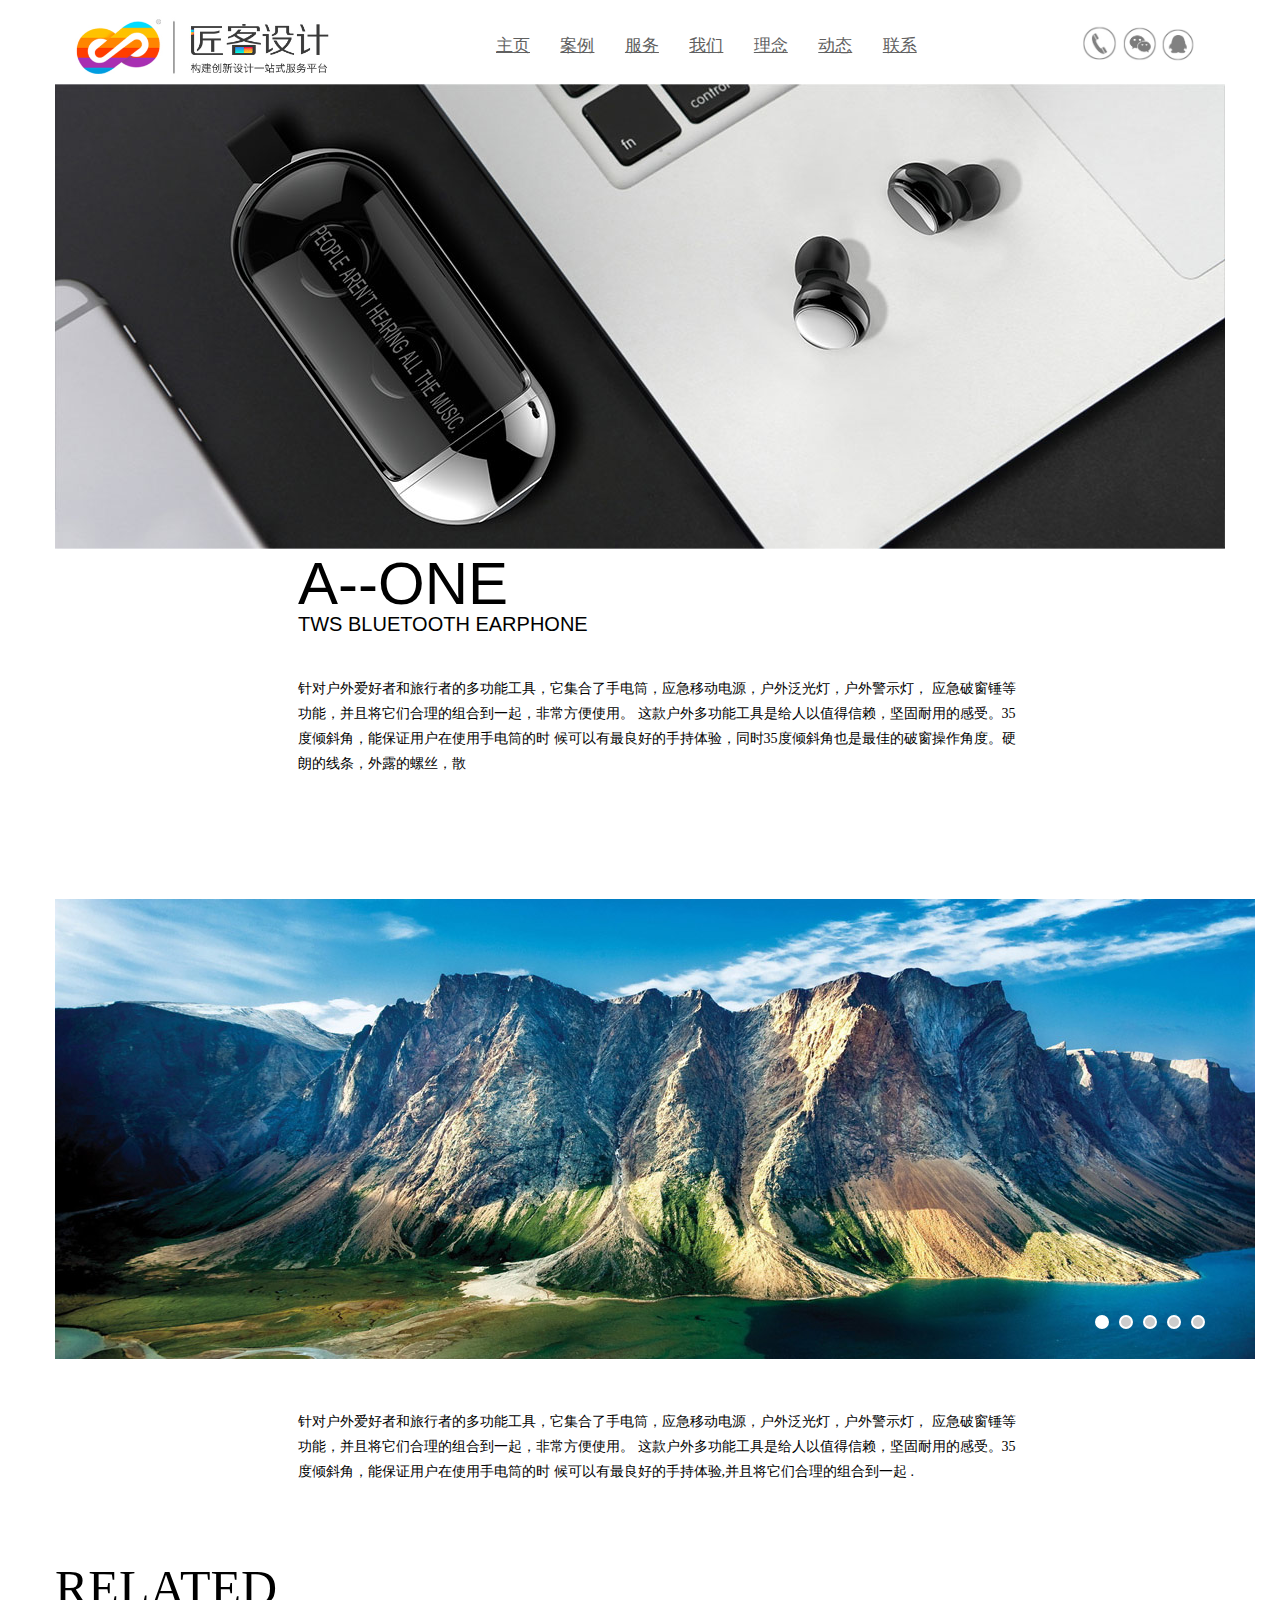
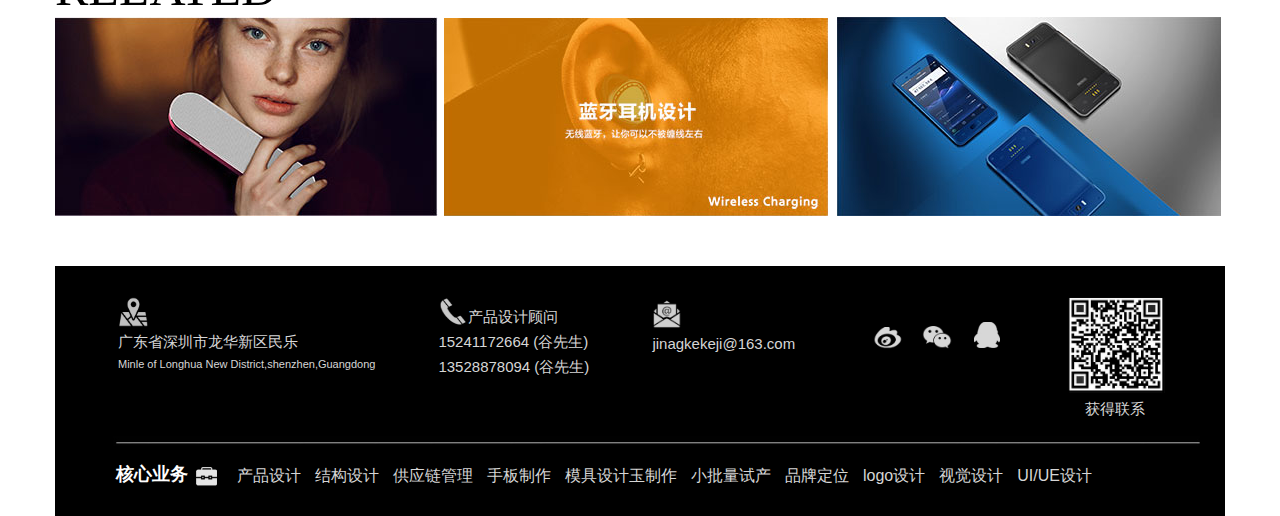
<file: product.html>
<!DOCTYPE html>
<html>
	<head>
		<meta charset="utf-8" />
		<title>匠客设计</title>
		<link rel="stylesheet" href="css/style.css" />
		<link rel="stylesheet" type="text/css" href="css/normalize.css" />
		<link rel="stylesheet" href="css/app.css">
	</head>
	<body>
		<div class="wrapper">
			<header>
				<div class="header_top">
					<div class="header_1">
						<img  src="img/主页排版_03.png"/>
					</div>
					<div class="header_2">
						<ul>
							<li><a href="#">主页</a></li>
							<li><a href="#">案例</a></li>
							<li><a href="#">服务</a></li>
							<li><a href="#">我们</a></li>
							<li><a href="#">理念</a></li>
							<li><a href="#">动态</a></li>
							<li><a href="#">联系</a></li>
						</ul>
					</div>
					<div class="header_3">
						<img src="img/主页排版_05.png"/>
						<img src="img/主页排版_07.png" />
						<img src="img/主页排版_09.png" />
					</div>
				</div>
			</header>
			<div class="content">
				<div class="">
					<img src="img/images/images/product1_1.jpg"/>
				</div>
				<div class="div1">
					<p>
						A--ONE
					</p>
					<p>TWS BLUETOOTH EARPHONE</p>
					<p>针对户外爱好者和旅行者的多功能工具，它集合了手电筒，应急移动电源，户外泛光灯，户外警示灯，
                                     应急破窗锤等功能，并且将它们合理的组合到一起，非常方便使用。 
					这款户外多功能工具是给人以值得信赖，坚固耐用的感受。35度倾斜角，能保证用户在使用手电筒的时
					候可以有最良好的手持体验，同时35度倾斜角也是最佳的破窗操作角度。硬朗的线条，外露的螺丝，散
					</p>
				</div>
				<div>
					<div class="slider">
					<div class="slider-img">
						<ul class="slider-img-ul">
							<li><img src="img/slider-5.jpg"></li>
							<li><img src="img/slider-1.jpg"></li>
							<li><img src="img/slider-2.jpg"></li>
							<li><img src="img/slider-3.jpg"></li>
							<li><img src="img/slider-4.jpg"></li>
							<li><img src="img/slider-5.jpg"></li>
							<li><img src="img/slider-1.jpg"></li>
						</ul>
						<div class="slider-dot">
							<ul>
								<li class=""></li>
								<li class=""></li>
								<li class=""></li>
								<li class=""></li>
								<li class=""></li>
							</ul>
						</div>
					</div>
				</div>
				</div>
				<div class="div3">
					<p>针对户外爱好者和旅行者的多功能工具，它集合了手电筒，应急移动电源，户外泛光灯，户外警示灯，
					应急破窗锤等功能，并且将它们合理的组合到一起，非常方便使用。 
					这款户外多功能工具是给人以值得信赖，坚固耐用的感受。35度倾斜角，能保证用户在使用手电筒的时
					候可以有最良好的手持体验,并且将它们合理的组合到一起 .</p>
				</div>
				<div class="div4">
					<p>RELATED</p>
					<img src="img/images/images/product1_2.jpg"/>
					<img src="img/images/images/product1_3.jpg"/>
					<img src="img/images/images/product1_4.jpg"/>
				</div>
			</div>
			<footer class="footer">
				<div class="footer_1">
					<ul>
						<li>
							<img src="img/主页排版_82.png" style="width:30px; height:30px;">
							<p>广东省深圳市龙华新区民乐</p>
							<p style="font-size: 11px;">Minle of Longhua New District,shenzhen,Guangdong</p>
						</li>
						<li>
							<img src="img/主页排版_91.png"/ style="width:30px; height:30px;"><span>产品设计顾问</span>
							<p>15241172664 (谷先生)</p>
							<p>13528878094 (谷先生)</p>
						</li>
						<li>
							<img src="img/主页排版_85.png"  style="width:30px;" height:30px;/>
							<p>jinagkekeji@163.com</p>
						</li>
						<li style="margin-top:25px" class="li2">
							<img src="img/主页排版_97.png" style="width:30px;" />
							<img src="img/主页排版_99.png" style="width:30px;" />
							<img src="img/主页排版_101.png" style="width:30px;" />
						</li>
						<li>
							<img src="img/主页排版_88.png" style="width:100px;"/>
							<p style="text-align: center;">获得联系</p>
						</li>
					</ul>
				</div>
				<div class="footer_2">
					<img src="img/hr.jpg"  style="width:1087px;margin:20px 58px 20px;"/>
				</div>
				<div class="footer_3">
					<ul>
						<li style="color:white;font-size:18px; font-weight: bold;margin-top: -4px;">核心业务<img src="img/主页排版_108.png" style="width:30px;margin-left:5px;"/></li>
						<li>产品设计</li>
						<li>结构设计</li>
						<li>供应链管理</li>
						<li>手板制作</li>
						<li>模具设计玉制作</li>
						<li>小批量试产</li>
						<li>品牌定位</li>
						<li>logo设计</li>
						<li>视觉设计</li>
						<li>UI/UE设计</li>
					</ul>
				</div>
			</footer>
		</div>
		<script src="js/jquery-1.11.0.min.js" type="text/javascript"></script>
		<script type="text/javascript" src="js/xSlider.js"></script>
	</body>
</html>
</file>
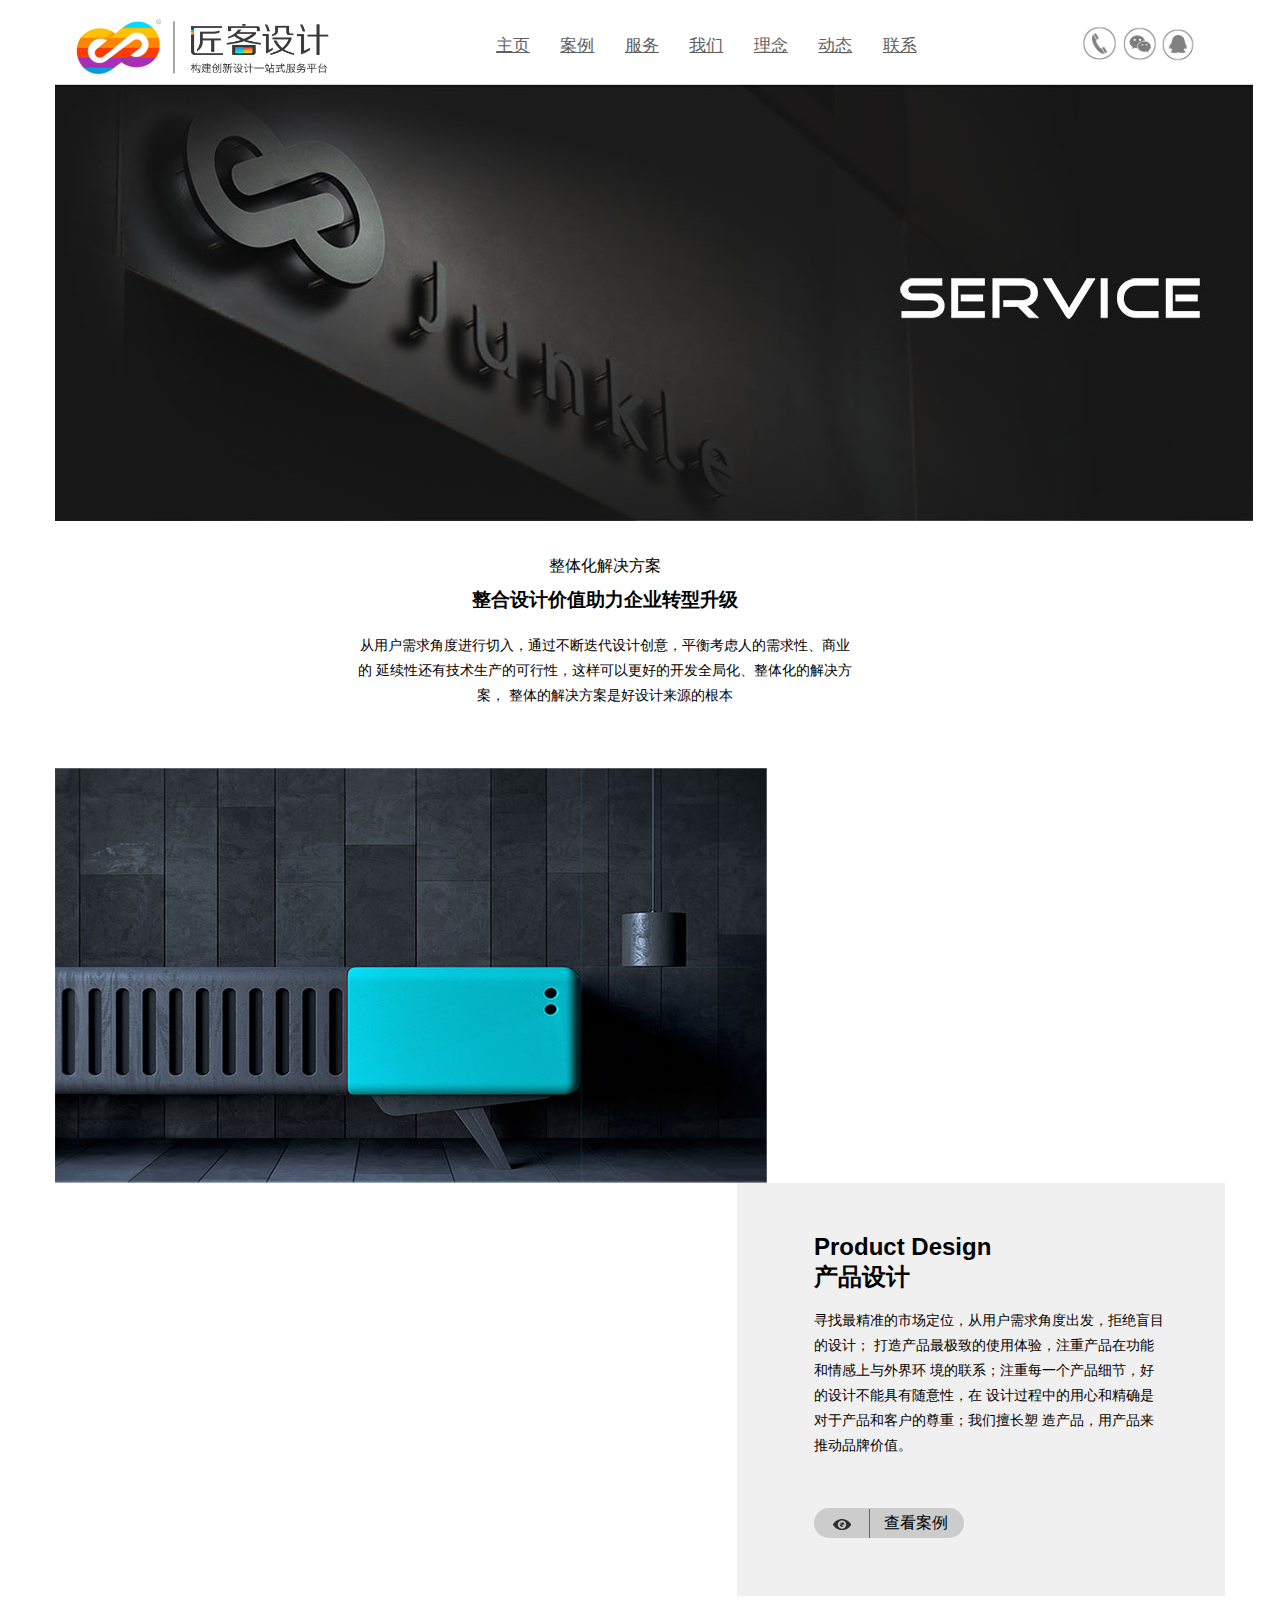
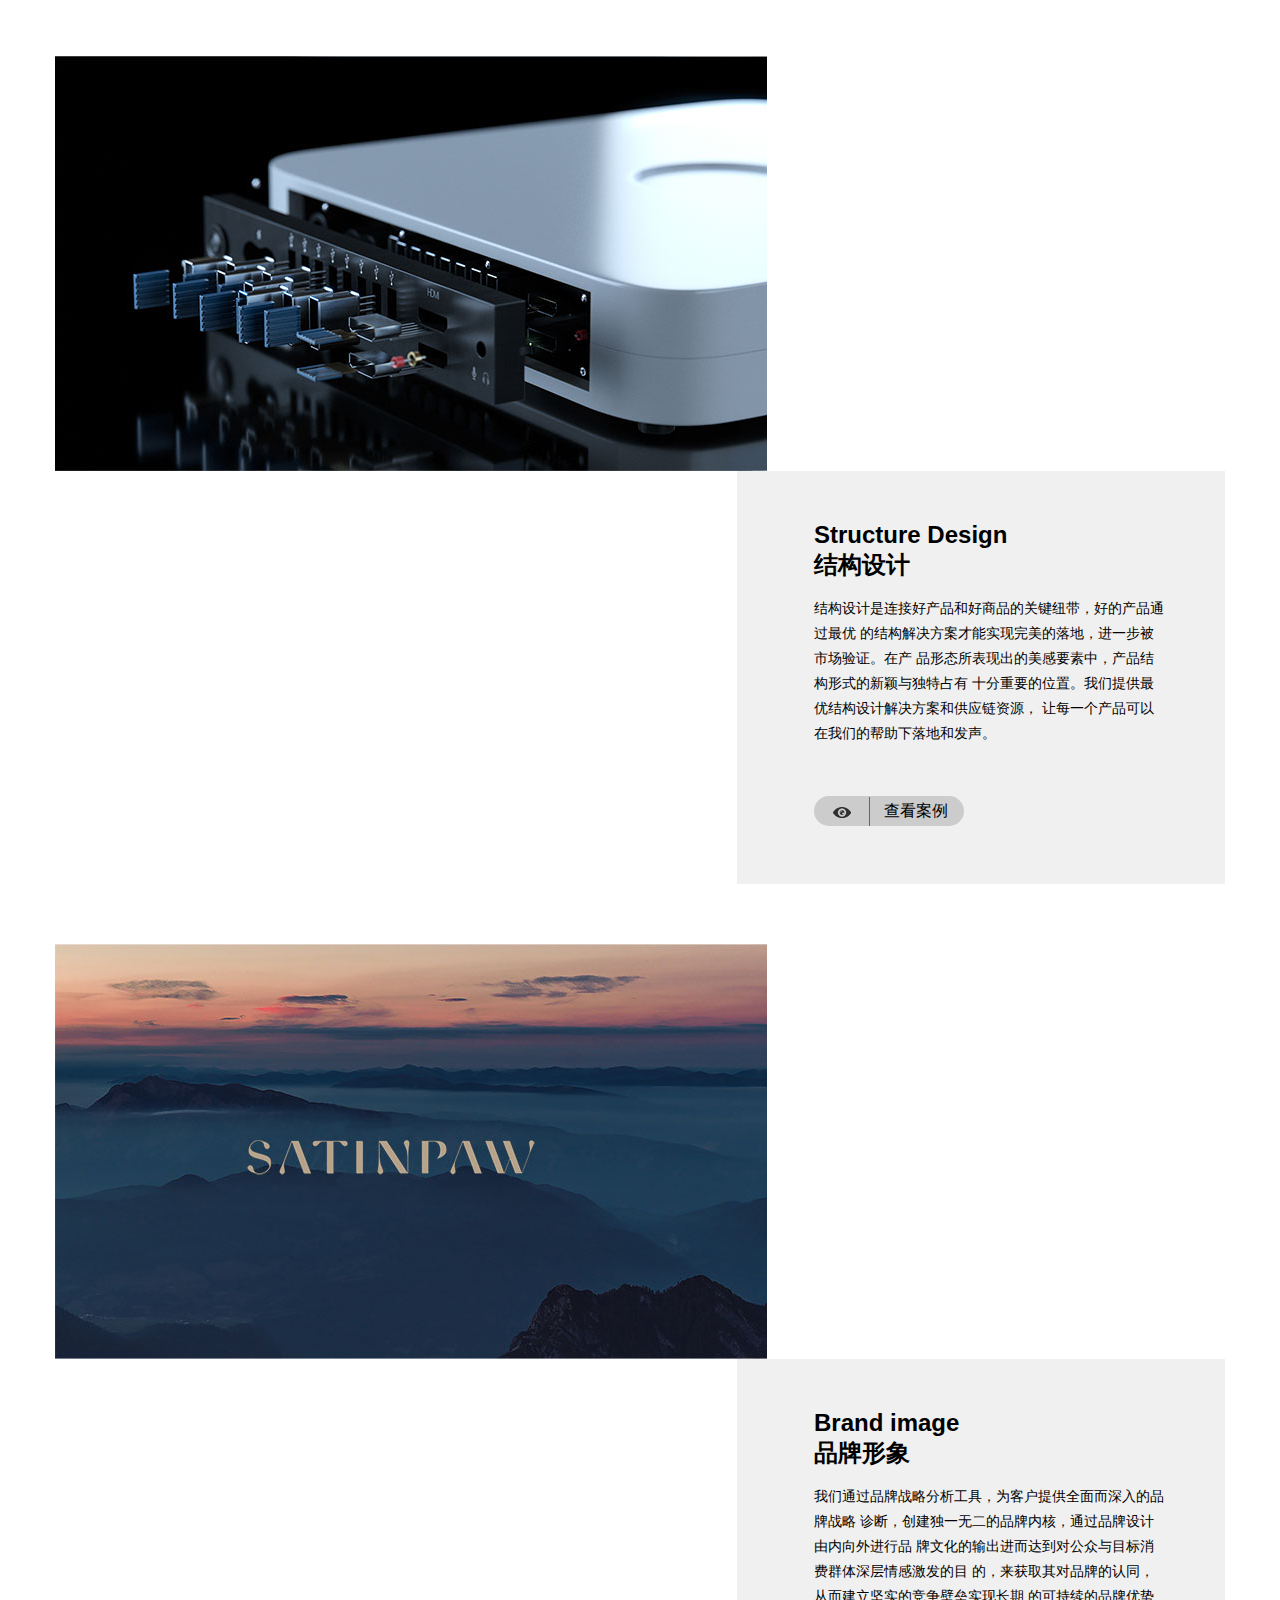
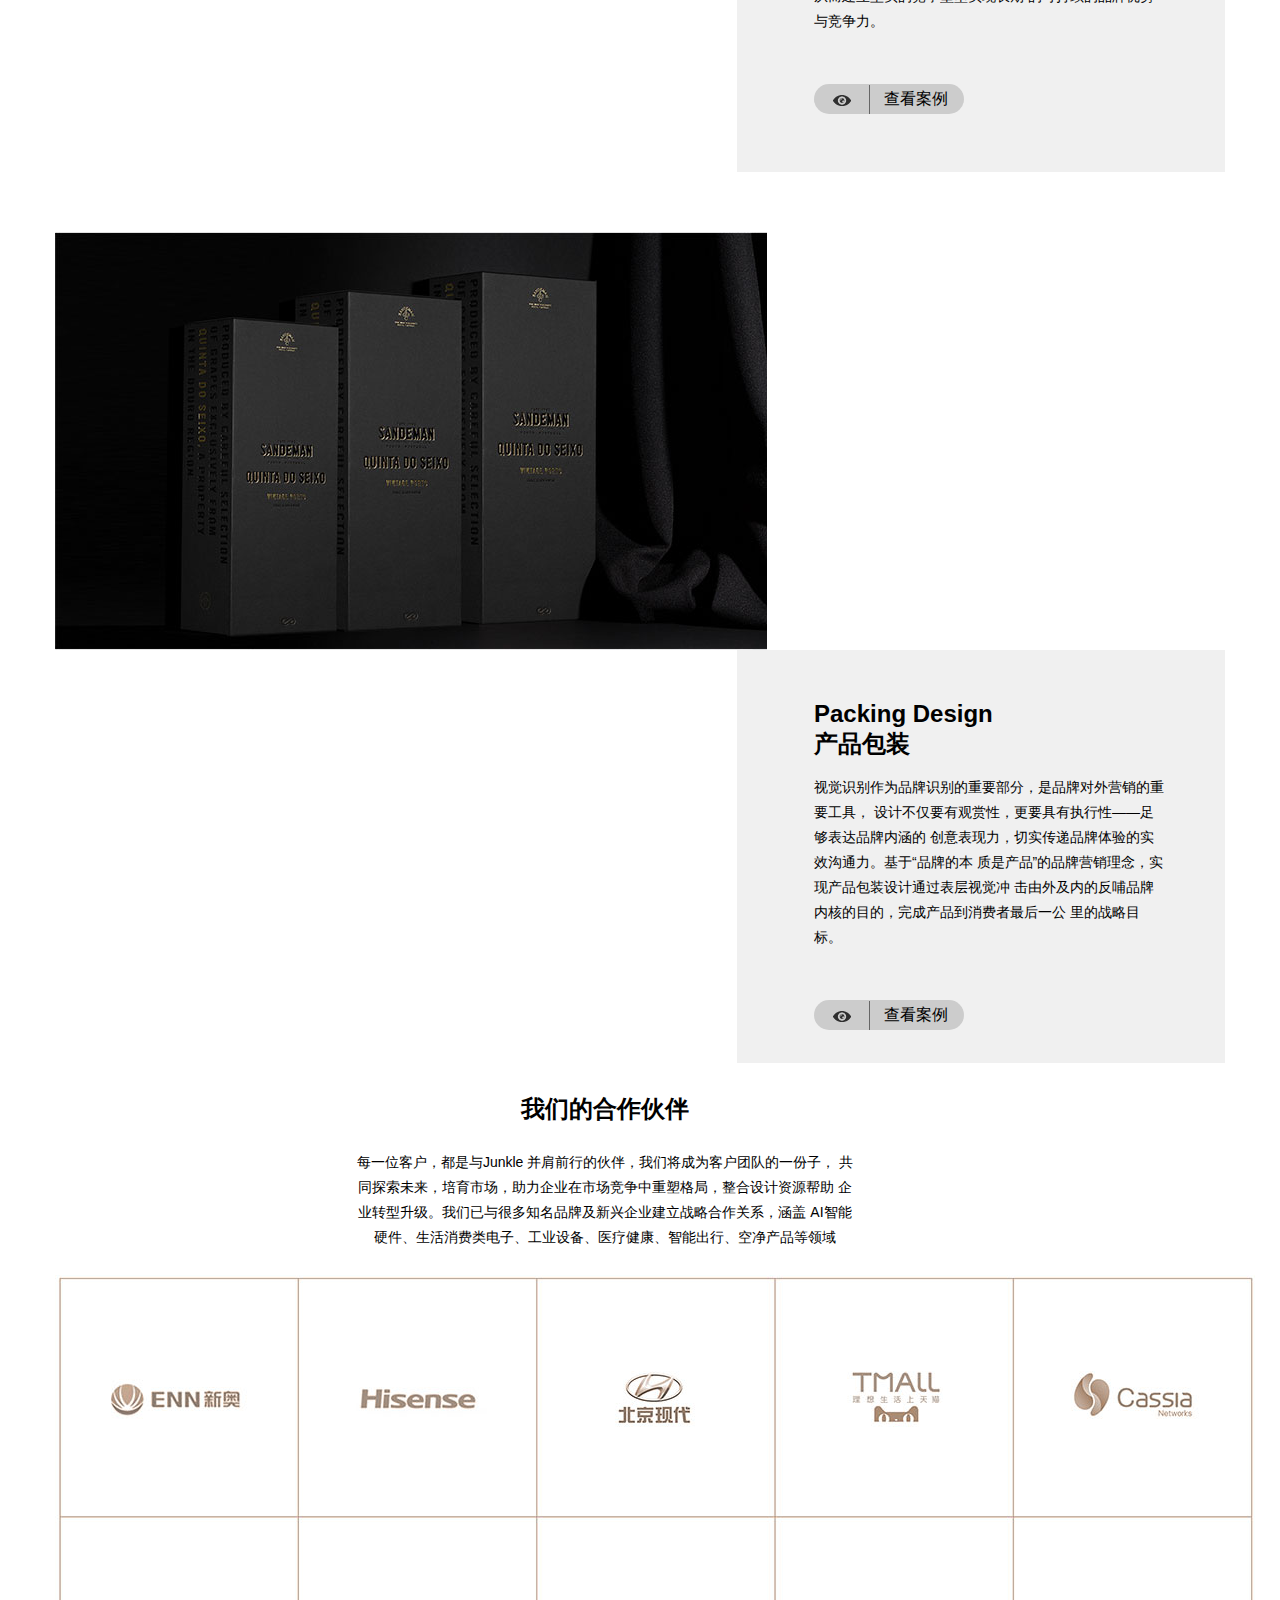
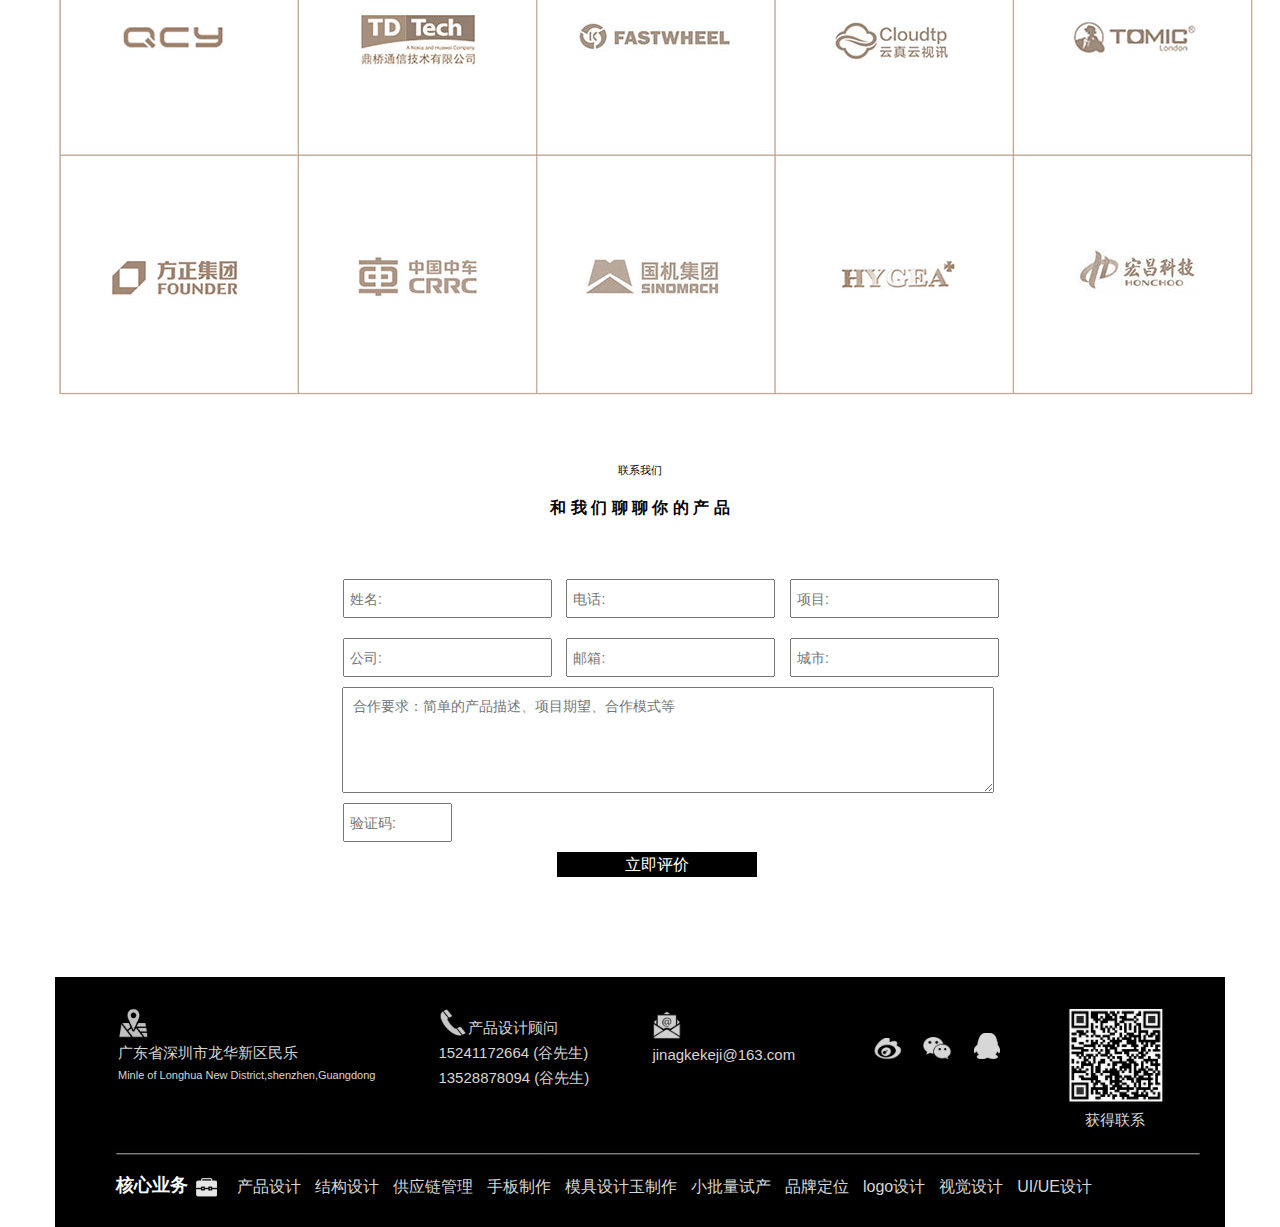
<file: service.html>
<!DOCTYPE html>
<html>
	<head>
		<meta charset="utf-8" />
		<title>匠客设计</title>
		<link rel="stylesheet" href="css/style.css" />
		<link rel="stylesheet" type="text/css" href="css/normalize.css" />
		<link rel="stylesheet" href="css/app.css">
	</head>
	<body>
		<div class="wrapper">
			<header>
				<div class="header_top">
					<div class="header_1">
						<img  src="img/主页排版_03.png"/>
					</div>
					<div class="header_2">
						<ul>
							<li><a href="#">主页</a></li>
							<li><a href="#">案例</a></li>
							<li><a href="#">服务</a></li>
							<li><a href="#">我们</a></li>
							<li><a href="#">理念</a></li>
							<li><a href="#">动态</a></li>
							<li><a href="#">联系</a></li>
						</ul>
					</div>
					<div class="header_3">
						<img src="img/主页排版_05.png"/>
						<img src="img/主页排版_07.png" />
						<img src="img/主页排版_09.png" />
					</div>
				</div>
			</header>
			<div class="content">
				<div class="service_1">
					<img src="img/images/images/service_01.jpg"  />
				</div>
				<div class="service_2">
					<p>整体化解决方案</p>
					<h3>整合设计价值助力企业转型升级</h3>
					<p>从用户需求角度进行切入，通过不断迭代设计创意，平衡考虑人的需求性、商业的
   					延续性还有技术生产的可行性，这样可以更好的开发全局化、整体化的解决方案，
					整体的解决方案是好设计来源的根本</p>
				</div>
				<div class="service_3 g-cf">
					<div class="g-fl">
						<img src="img/images/images/service_02.jpg" />
					</div>
					<div class="s3 g-fr">
						<div class="s3_1">
							<h2>Product Design</h2>
							<h2>产品设计</h2>
							<p>寻找最精准的市场定位，从用户需求角度出发，拒绝盲目的设计；
							打造产品最极致的使用体验，注重产品在功能和情感上与外界环
							境的联系；注重每一个产品细节，好的设计不能具有随意性，在
							设计过程中的用心和精确是对于产品和客户的尊重；我们擅长塑
							造产品，用产品来推动品牌价值。</p>
							<div style="background-color: #ccc; border-radius: 25px; width: 130px; text-align: center; padding: 0 10px; height: 30px; line-height: 30px;">
									<span style="display:inline-block;"><img src="img/images/images/eye.png" /></span>
									<span style="display:inline-block; width: 0; border-left: 1px solid #666; height: 29px; vertical-align: middle; margin: 0 10px"></span>
									<span style="display:inline-block;"><a href="#">查看案例</a></span>
							</div>
						</div>
					</div>
				</div>
				<div class="service_3 g-cf">
					<div class="g-fl">
						<img src="img/images/images/service_03.jpg" />
					</div>
					<div class="s3 g-fr">
						<div class="s3_1">
							<h2>Structure Design</h2>
							<h2>结构设计</h2>
							<p>结构设计是连接好产品和好商品的关键纽带，好的产品通过最优
							的结构解决方案才能实现完美的落地，进一步被市场验证。在产
							品形态所表现出的美感要素中，产品结构形式的新颖与独特占有
							十分重要的位置。我们提供最优结构设计解决方案和供应链资源，
							让每一个产品可以在我们的帮助下落地和发声。</p>
							<div style="background-color: #ccc; border-radius: 25px; width: 130px; text-align: center; padding: 0 10px; height: 30px; line-height: 30px;">
									<span style="display:inline-block;"><img src="img/images/images/eye.png" /></span>
									<span style="display:inline-block; width: 0; border-left: 1px solid #666; height: 29px; vertical-align: middle; margin: 0 10px"></span>
									<span style="display:inline-block;"><a href="#">查看案例</a></span>
							</div>
						</div>
					</div>
				</div>
				<div class="service_3 g-cf">
					<div class="g-fl">
						<img src="img/images/images/service_04.jpg" />
					</div>
					<div class="s3 g-fr">
						<div class="s3_1">
							<h2>Brand image</h2>
							<h2>品牌形象</h2>
							<p>我们通过品牌战略分析工具，为客户提供全面而深入的品牌战略
							诊断，创建独一无二的品牌内核，通过品牌设计由内向外进行品
							牌文化的输出进而达到对公众与目标消费群体深层情感激发的目
							的，来获取其对品牌的认同，从而建立坚实的竞争壁垒实现长期
							的可持续的品牌优势与竞争力。</p>
							<div style="background-color: #ccc; border-radius: 25px; width: 130px; text-align: center; padding: 0 10px; height: 30px; line-height: 30px;">
									<span style="display:inline-block;"><img src="img/images/images/eye.png" /></span>
									<span style="display:inline-block; width: 0; border-left: 1px solid #666; height: 29px; vertical-align: middle; margin: 0 10px"></span>
									<span style="display:inline-block;"><a href="#">查看案例</a></span>
							</div>
						</div>
					</div>
				</div>
				<div class="service_3 g-cf">
					<div class="g-fl">
						<img src="img/images/images/service_05.jpg" />
					</div>
					<div class="s3 g-fr">
						<div class="s3_1">
							<h2>Packing Design </h2>
							<h2>产品包装</h2>
							<p>视觉识别作为品牌识别的重要部分，是品牌对外营销的重要工具，
							设计不仅要有观赏性，更要具有执行性——足够表达品牌内涵的
							创意表现力，切实传递品牌体验的实效沟通力。基于“品牌的本
							质是产品”的品牌营销理念，实现产品包装设计通过表层视觉冲
							击由外及内的反哺品牌内核的目的，完成产品到消费者最后一公
							里的战略目标。</p>
							<div style="background-color: #ccc; border-radius: 25px; width: 130px; text-align: center; padding: 0 10px; height: 30px; line-height: 30px;">
									<span style="display:inline-block;"><img src="img/images/images/eye.png" /></span>
									<span style="display:inline-block; width: 0; border-left: 1px solid #666; height: 29px; vertical-align: middle; margin: 0 10px"></span>
									<span style="display:inline-block;"><a href="#">查看案例</a></span>
							</div>
						</div>
					</div>
				</div>
				<div class="service_4">
					<h2>我们的合作伙伴</h2>
					<p>每一位客户，都是与Junkle 并肩前行的伙伴，我们将成为客户团队的一份子，
					共同探索未来，培育市场，助力企业在市场竞争中重塑格局，整合设计资源帮助
					企业转型升级。我们已与很多知名品牌及新兴企业建立战略合作关系，涵盖
					   AI智能硬件、生活消费类电子、工业设备、医疗健康、智能出行、空净产品等领域</p>
				</div>
				<div class="service_5">
					<img src="img/images/images/service_06.jpg" />
				</div>
				<div class="service_6">
					<p>联系我们</p>
					<h4>和 我 们 聊 聊 你 的 产 品</h4>
				</div>
				<div class="service_7">
					<form>
                        <input type="text" placeholder="姓名:" />
                        <input type="text" placeholder="电话:" />
                        <input type="text" placeholder="项目:" />
                        <input type="text" placeholder="公司:" />
                        <input type="text" placeholder="邮箱:" />
                        <input type="text" placeholder="城市:" />
                        <textarea placeholder="合作要求：简单的产品描述、项目期望、合作模式等"></textarea>
                        <input type="text" placeholder="验证码:" style="width: 100px;"/>
					</form> 
					<div class="pingjia">
                        <p>立即评价</p>
                    </div>
				</div>
			</div>
			<footer class="footer g-cf">
				<div class="footer_1">
					<ul>
						<li>
							<img src="img/主页排版_82.png" style="width:30px; height:30px;">
							<p>广东省深圳市龙华新区民乐</p>
							<p style="font-size: 11px;">Minle of Longhua New District,shenzhen,Guangdong</p>
						</li>
						<li>
							<img src="img/主页排版_91.png"/ style="width:30px; height:30px;"><span>产品设计顾问</span>
							<p>15241172664 (谷先生)</p>
							<p>13528878094 (谷先生)</p>
						</li>
						<li>
							<img src="img/主页排版_85.png"  style="width:30px;" height:30px;/>
							<p>jinagkekeji@163.com</p>
						</li>
						<li style="margin-top:25px" class="li2">
							<img src="img/主页排版_97.png" style="width:30px;" />
							<img src="img/主页排版_99.png" style="width:30px;" />
							<img src="img/主页排版_101.png" style="width:30px;" />
						</li>
						<li>
							<img src="img/主页排版_88.png" style="width:100px;"/>
							<p style="text-align: center;">获得联系</p>
						</li>
					</ul>
				</div>
				<div class="footer_2">
					<img src="img/hr.jpg"  style="width:1087px;margin:20px 58px 20px;"/>
				</div>
				<div class="footer_3">
					<ul>
						<li style="color:white;font-size:18px; font-weight: bold;margin-top: -4px;">核心业务<img src="img/主页排版_108.png" style="width:30px;margin-left:5px;"/></li>
						<li>产品设计</li>
						<li>结构设计</li>
						<li>供应链管理</li>
						<li>手板制作</li>
						<li>模具设计玉制作</li>
						<li>小批量试产</li>
						<li>品牌定位</li>
						<li>logo设计</li>
						<li>视觉设计</li>
						<li>UI/UE设计</li>
					</ul>
				</div>
			</footer>
		</div>
		<script src="js/jquery-1.11.0.min.js" type="text/javascript"></script>
		<script type="text/javascript" src="js/xSlider.js"></script>
	</body>
</html>
</file>
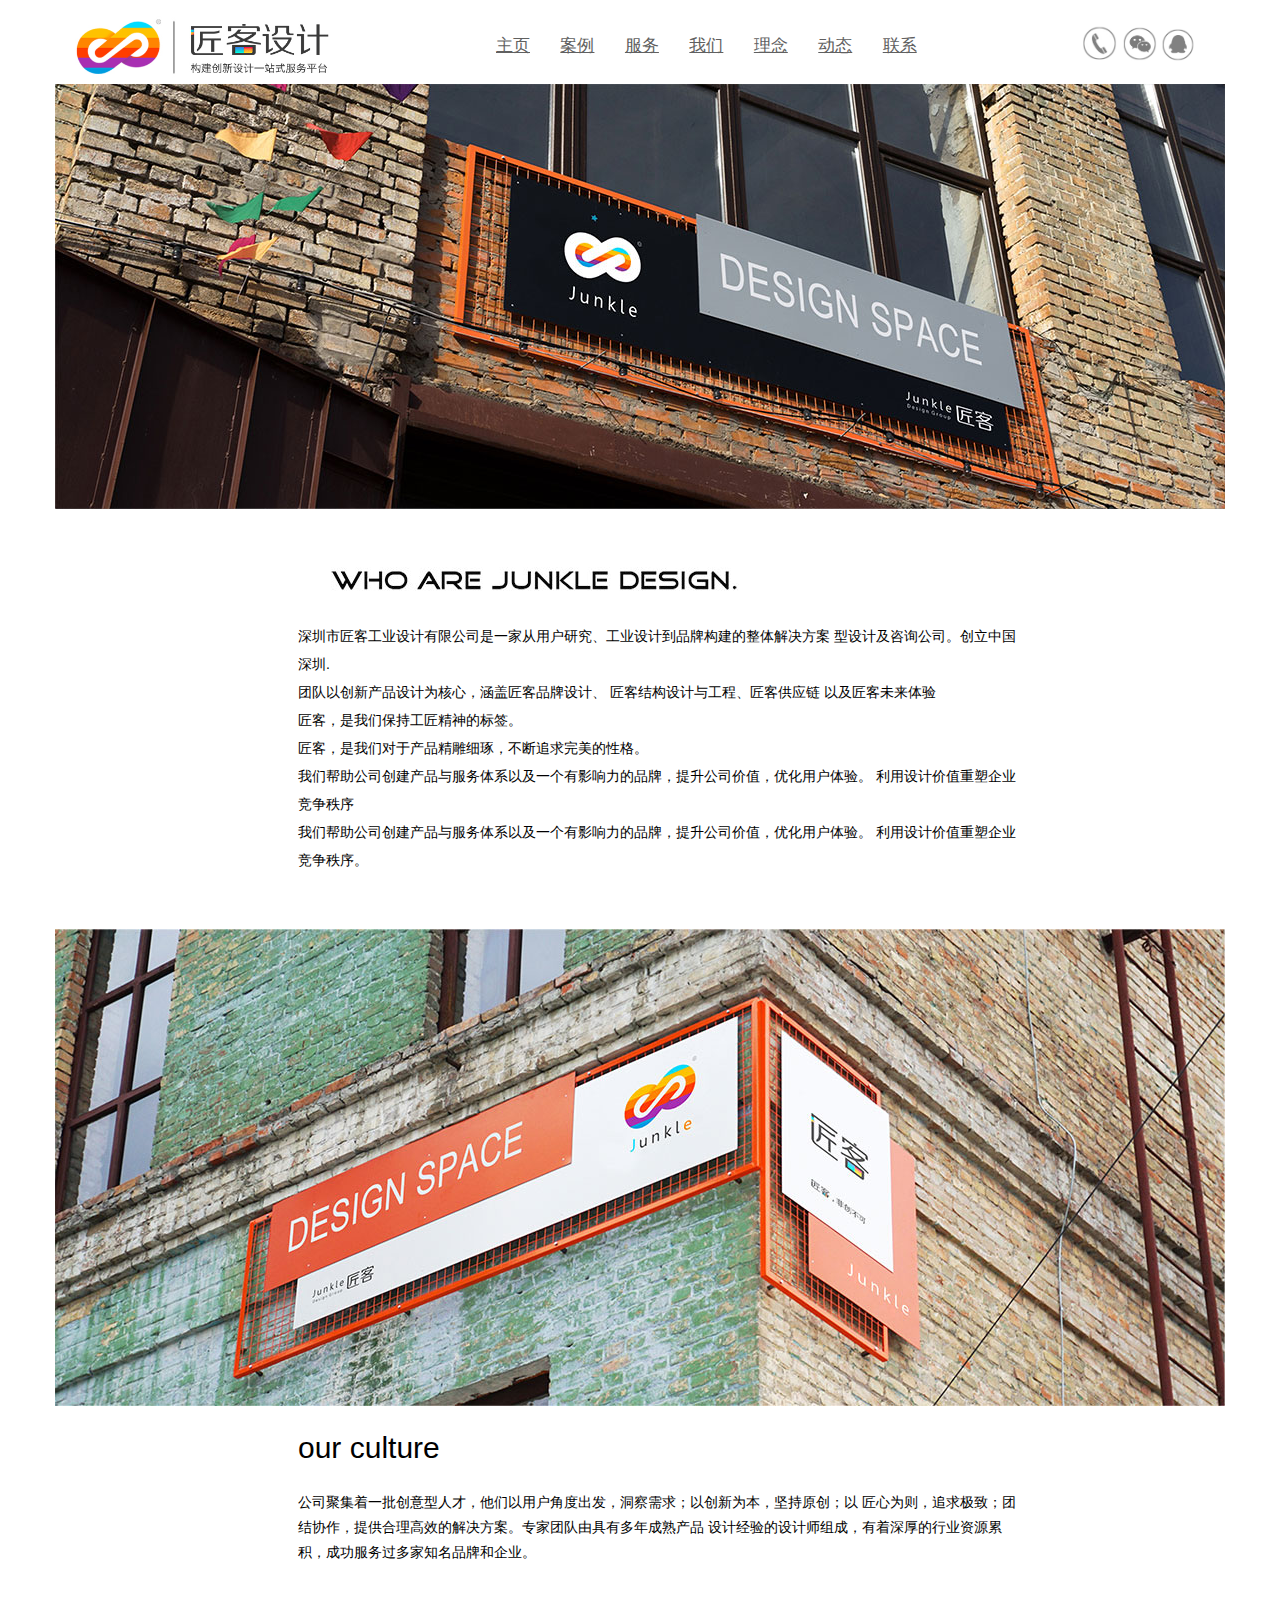
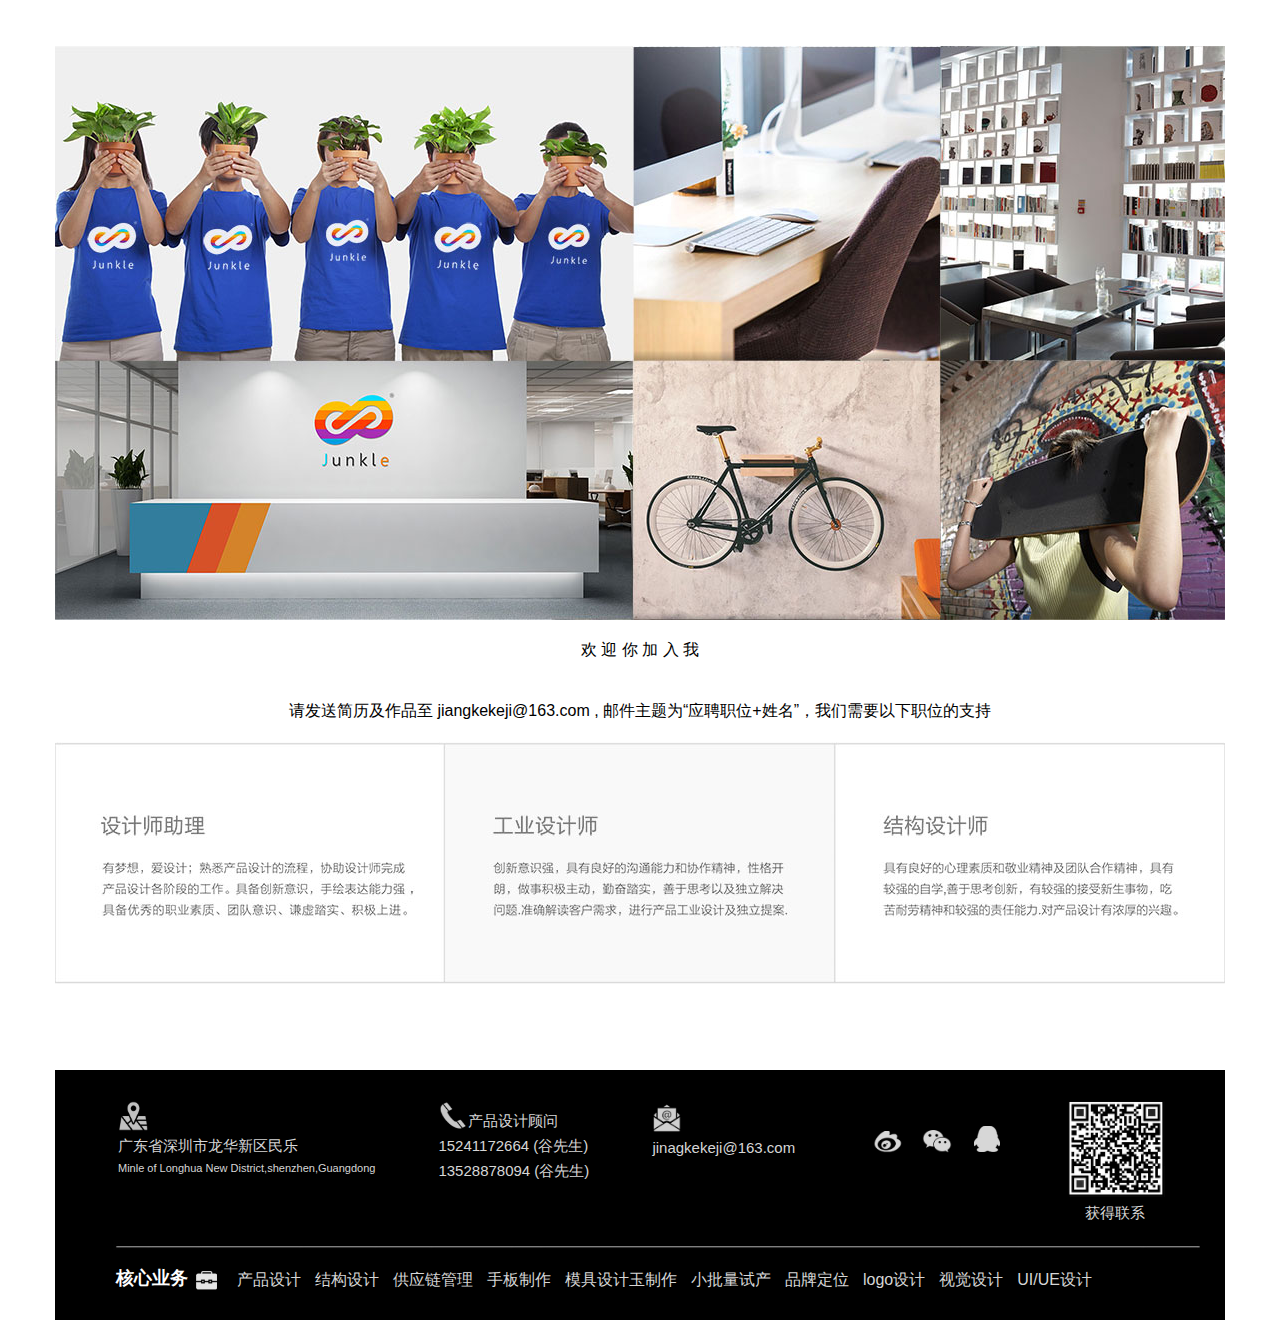
<file: us.html>
<!DOCTYPE html>
<html>
	<head>
		<meta charset="utf-8" />
		<title>匠客设计</title>
		<link rel="stylesheet" href="css/style.css" />
		<link rel="stylesheet" type="text/css" href="css/normalize.css" />
		<link rel="stylesheet" href="css/app.css">
	</head>
	<body>
		<div class="wrapper">
			<header>
				<div class="header_top">
					<div class="header_1">
						<img  src="img/主页排版_03.png"/>
					</div>
					<div class="header_2">
						<ul>
							<li><a href="#">主页</a></li>
							<li><a href="#">案例</a></li>
							<li><a href="#">服务</a></li>
							<li><a href="#">我们</a></li>
							<li><a href="#">理念</a></li>
							<li><a href="#">动态</a></li>
							<li><a href="#">联系</a></li>
						</ul>
					</div>
					<div class="header_3">
						<img src="img/主页排版_05.png"/>
						<img src="img/主页排版_07.png" />
						<img src="img/主页排版_09.png" />
					</div>
				</div>
			</header>
			<div class="content">
				<div class="">
					<img src="img/images/images/us1_01.jpg"/>
				</div>
				<div class="us_1">
					<div class="img_us"><img src="img/images/images/us_06.jpg" /></div>
					<p>深圳市匠客工业设计有限公司是一家从用户研究、工业设计到品牌构建的整体解决方案
					型设计及咨询公司。创立中国深圳.</p>
					<p>团队以创新产品设计为核心，涵盖匠客品牌设计、 匠客结构设计与工程、匠客供应链
					以及匠客未来体验</p>
					<p>匠客，是我们保持工匠精神的标签。</p>
					<p>匠客，是我们对于产品精雕细琢，不断追求完美的性格。</p>
					<p>我们帮助公司创建产品与服务体系以及一个有影响力的品牌，提升公司价值，优化用户体验。
					利用设计价值重塑企业竞争秩序</p>
					<p>我们帮助公司创建产品与服务体系以及一个有影响力的品牌，提升公司价值，优化用户体验。
					利用设计价值重塑企业竞争秩序。</p>
				</div>
				<div class="us_2">
					<img src='img/images/images/us1_02.jpg' />
				</div>
				<div class="us_3">
					<p>our culture</p>
					<p>公司聚集着一批创意型人才，他们以用户角度出发，洞察需求；以创新为本，坚持原创；以
					匠心为则，追求极致；团结协作，提供合理高效的解决方案。专家团队由具有多年成熟产品
					设计经验的设计师组成，有着深厚的行业资源累积，成功服务过多家知名品牌和企业。</p>
				</div>
				<div>
					<img src="img/images/images/us1_03.jpg" />
				</div>
				<div class="us_4">
					<p>欢 迎 你 加 入 我 </p>
					<p>请发送简历及作品至 jiangkekeji@163.com , 邮件主题为“应聘职位+姓名”，我们需要以下职位的支持</p>
					<div><img src="img/images/images/us11_02.jpg" /></div>
				</div>
			</div>
			<footer class="footer">
				<div class="footer_1">
					<ul>
						<li>
							<img src="img/主页排版_82.png" style="width:30px; height:30px;">
							<p>广东省深圳市龙华新区民乐</p>
							<p style="font-size: 11px;">Minle of Longhua New District,shenzhen,Guangdong</p>
						</li>
						<li>
							<img src="img/主页排版_91.png"/ style="width:30px; height:30px;"><span>产品设计顾问</span>
							<p>15241172664 (谷先生)</p>
							<p>13528878094 (谷先生)</p>
						</li>
						<li>
							<img src="img/主页排版_85.png"  style="width:30px;" height:30px;/>
							<p>jinagkekeji@163.com</p>
						</li>
						<li style="margin-top:25px" class="li2">
							<img src="img/主页排版_97.png" style="width:30px;" />
							<img src="img/主页排版_99.png" style="width:30px;" />
							<img src="img/主页排版_101.png" style="width:30px;" />
						</li>
						<li>
							<img src="img/主页排版_88.png" style="width:100px;"/>
							<p style="text-align: center;">获得联系</p>
						</li>
					</ul>
				</div>
				<div class="footer_2">
					<img src="img/hr.jpg"  style="width:1087px;margin:20px 58px 20px;"/>
				</div>
				<div class="footer_3">
					<ul>
						<li style="color:white;font-size:18px; font-weight: bold;margin-top: -4px;">核心业务<img src="img/主页排版_108.png" style="width:30px;margin-left:5px;"/></li>
						<li>产品设计</li>
						<li>结构设计</li>
						<li>供应链管理</li>
						<li>手板制作</li>
						<li>模具设计玉制作</li>
						<li>小批量试产</li>
						<li>品牌定位</li>
						<li>logo设计</li>
						<li>视觉设计</li>
						<li>UI/UE设计</li>
					</ul>
				</div>
			</footer>
		</div>
		<script src="js/jquery-1.11.0.min.js" type="text/javascript"></script>
		<script type="text/javascript" src="js/xSlider.js"></script>
	</body>
</html>
</file>
<file: css/style.css>
*{
	margin:0;
	padding:0;
}
img{
	vertical-align: bottom;
}
/*头部*/
.wrapper{
	width:1170px;
	margin: 0 auto;
	
}
.header_top{margin-top: 15px;}
.header_1{
	float:left;
}
.header_1 img{
	width: 255px;
	margin-left: 20px;
}
.header_2{
	float:left;
	margin-top: 6px;
	margin-left: 153px;
}
.header_2 li{
	display:inline-block;
	padding: 13px;
	font-size: 17px;
}
.header_2 a{
	color: #606060;
}
.header_3{
	float:right;
	margin-right: 29px;
}
.header_3 img{
	width:35px;
}
.content_logo {
	width:1170px;
	height:100px;
}
.content_logo ul{
	margin-left:200px;
}
.content_logo li{
	float: left;
	color:rgb(96,96,96);
	padding-left:58px;
	text-align: center;
}
.content_logo img{
	width:56px;
	height: 56px;
}
.p1{
	font-size:22px;
}
.p2{
	font-size: 10px;
}

.g-cf,.g-o,.g-w {*zoom: 1}
.g-cf:after,.g-o:after,.g-w:after {
	display: block;
	visibility: hidden;
	clear: both;
	height: 0;
	content: '\20'
}

.g-fl {float: left}
.g-fr {float: right}






/*底部*/
.footer{
 width:1170px;
 height:250px;
 background-color: black;
 color:rgb(214,214,214);
 position:absolute;
 margin-top:50px;
}
.footer_1{
	font-size:15px;
	width:1170px;
	height:150px;
	position: relative;
	top:31px;
}
.footer_1 li{
	float:left;
	padding-left:63px;;
}
.footer_1 p{
	margin-top:6px;
}
.li2 img{
	padding-left:15px;
}
.footer_3  ul{
	margin-left:47px;
}
.footer_3 li{
	float:left;
	padding-left:14px;
}
/*产品详板块*/
.div1{
	width:723px;
	height: 300px;
	margin-left:243px;
}
.div1 p:first-child{
	font-size:60px ;
}
.div1 p:nth-child(2){
	font-size:20px ;
	margin: -5px 0 40px;
}
.div1 p:last-child{
	font-family: 宋体;
	font-size:14px;
	line-height: 25px;
}
.div3{
	width:723px;
	height: 150px;
	margin-left:243px;
	font-family: 宋体;
	font-size:14px;
	line-height: 25px;
}
.div4 p{
	font-family: Good Times;
	font-size: 50px;
}
.div4 img{
padding-right: 2px;
}
/*我们部分*/
.us_1{
	width:723px;
	height: 300px;
	margin-left:243px;
    margin-top:50px;
}
.img_us{
	margin:25px;
}
.us_1 p{
	font-size:14px;
	line-height: 28px;
}
.us_2{
	margin-top: 70px;
}
.us_3{
	width:723px;
	height: 240px;
	margin-left:243px;
}
.us_3 p:first-child{
	font-size: 30px;
	padding:25px 0;
}
.us_3 p:last-child{
	font-size:14px;
	line-height: 25px;
}
.us_4 {
	height: 400px;
	text-align: center;
}
.us_4 p{
	padding:20px 0;
}
/*服务板块*/
.service_2{
	width:500px;
	text-align: center;
	margin-left:300px;
}
.service_2 p:last-child{
	font-size:14px;
	margin-top:20px;
	line-height: 25px;
}
.service_2 p:first-child{
	margin-top:35px;
	margin-bottom: 10px;
}
.service_3{
	margin-top:60px;
	margin-bottom: 30px;
}
.service_3 a{
	text-decoration: none;
	color:black;
}
.s3{
	width:488px;
	height: 413px;
	background-color: rgb(240,240,240);
}
.s3_1{
	width:350px;
	margin-top: 50px;
	margin-left: 77px;
}
.s3_1 p{
	font-size:14px;
	line-height: 25px;
	margin:15px 0 50px 0;
}
.service_4{
	width:500px;
	text-align: center;
	margin-left:300px;
}
.service_4 p{
	font-size:14px;
	line-height: 25px;
	margin:25px 0;
}
.service_6{
	text-align: center;
	margin: 50px 0;
}
.service_6 p{
	font-size: 11px;
	margin-bottom: 20px;
}
.service_7{
	width:700px;
	margin-left: 283px;
}
.service_7 input{
	height:35px;
	width:200px;
	margin:10px 5px;
	padding-left: 5px;
	font-size:14px;
}
.service_7 textarea{
	width:640px;
	height: 94px;
	padding: 10px 0 0 10px;
	margin-left:4px;
	font-size:14px;
}
.pingjia{
	width:200px;
	height:25px;
	background-color: black;
	color: white;
	text-align: center;
	line-height: 25px;
	margin-left: 219px;
	margin-bottom: 50px;
}
/*联系我们部分*/
.contact_2{
	background: url(../img/images/images/contactus1_2.jpg) no-repeat;
	width:1170px;
	height: 802px;
	font-size:14px;
	line-height: 26px;
	color: white;
}
.contact_3{
	background: url(../img/images/images/contactus1_3.jpg) no-repeat;
	width:1170px;
	height: 802px;
}
.contact_3 p{
	font-size:14px;
	color: white;
	margin-left: 50px;
}

.contact_1{
	margin-bottom: 20px;
}
.contact_21  {
padding:0 10px;
margin-left:50px;
}
.contact_21 img{
margin-top: 200px;
padding: 0 18px;
}

.contact_22{
	margin-left: 76px;
	margin-top: 50px;
	
}
.contact_23{
	margin-left: 76px;
	margin:70px 0 70px 76px;
}
.contact_24{
	margin-left: 76px;
}
.contact_3,.contact_2{
	margin-bottom: 20px;
}

.zhuti{
	margin:0 auto;
	width:1170px;
	background-color: white;
	
}
.linian{
	width:1170px;
	margin:0 auto;
	background-color: rgb(226,226,226);

}
.linian_1{
	margin-bottom: 10px;
}
.linian_2_1 {
	width:579px;
	height:375px;
	background-color: white;
}
.linian_2_1 p{
	font-size:13px;
}
.linian_2_11{
	width:450px;
	margin-top:129px;
	margin-left: 67px;
}
.linian_2_11 h2{
	margin-bottom: 25px;
}
.linian_2_11 p{
	margin-bottom: 25px;
	line-height: 20px;
}
.linian_2_11 p:last-child{
	border-top: 2px solid rgb(226,226,226);
	width: 70px;
	padding-top: 5px;

}
.linian_2{
	margin-bottom: 10px;
}
header{
	width: 1170px;
	margin: 0 auto;
	background-color: white;
	height: 69px;
}
.main{
	width:1170px;
	height:3000px;
	background-color: rgb(242,242,242);
}
.main_container{
	width:820px;
	height:2000px;
	margin-left:190px;
}
.botoom{
	margin-top:100px;
}
</file>
<file: css/app.css>
@charset "UTF-8";
*{margin:0;padding:0;list-style-type:none;}

.slider, .slider .slider-img {
    overflow: hidden;
    height: 460px;
}
.slider {
    width: 1200px;
    margin: 50px auto;
    position: relative;
}
.slider:hover .slider-btn {
    color: #fff;
    text-shadow: 0 0 5px #666;
}
.slider .slider-img {
    width: 12000px;
    position: relative;
}
.slider .slider-img .slider-img-ul {
    position: absolute;
    left: 0;
    top: 0;
    overflow: hidden;
}
.slider .slider-img .slider-img-ul li {
    float: left;
}
.slider .slider-img .slider-img-ul li img {
    width: 1200px;
    height: 460px;
}
.slider .slider-dot ul {
    position: absolute;
    right: 50px;
    bottom: 30px;
}
.slider .slider-dot ul li {
    cursor: pointer;
    width: 10px;
    height: 10px;
    border-radius: 50%;
    background: #ccc;
    border: 2px solid #fff;
    float: left;
    margin-left: 10px;
}
.slider .slider-dot ul li.active, .slider .slider-dot ul li:hover {
    background: #fff;
}
.slider .slider-btn {
    position: absolute;
    width: 50px;
    height: 100px;
    top: 50%;
    line-height: 100px;
    text-align: center;
    color: #fff;
    font-size: 28px;
    text-decoration: none;
    font-family: '黑体';
    color: rgba(255, 255, 255, 0);
}
.slider .slider-btn:hover {
    background: rgba(125, 125, 125, .3);
}
.slider .slider-btn.slider-btn-left {
    left: 0;
    margin-top: -50px;
}
.slider .slider-btn.slider-btn-right {
    right: 0;
    margin-top: -50px;
}
</file>
